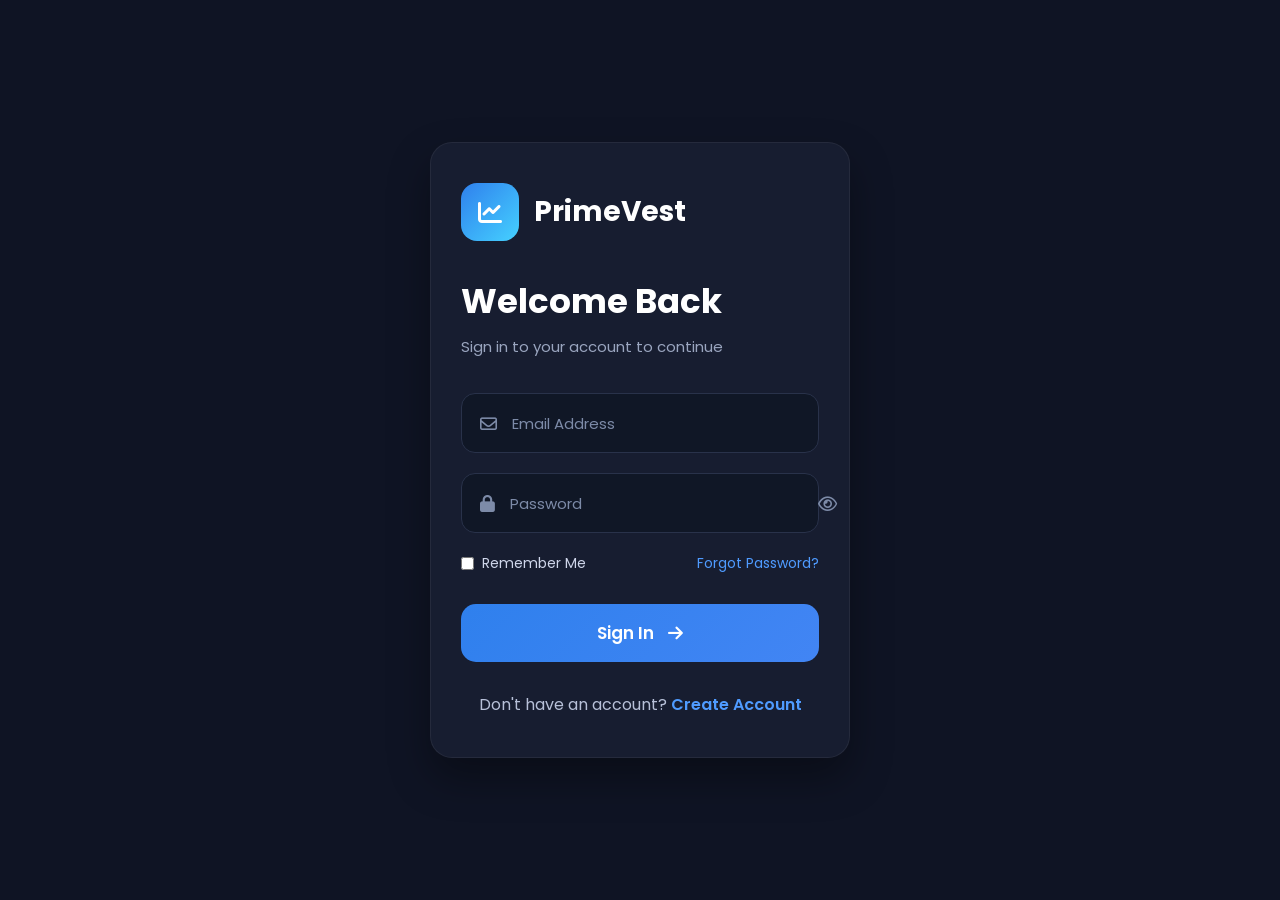
<file: index.html>
<!DOCTYPE html>
<html lang="en">
<head>
<meta charset="UTF-8">
<meta name="viewport" content="width=device-width, initial-scale=1.0">
<title>PrimeVest | Login</title>

<link rel="stylesheet" href="css/auth.css">

<link rel="preconnect" href="https://fonts.googleapis.com">
<link href="https://fonts.googleapis.com/css2?family=Poppins:wght@300;400;500;600;700&display=swap" rel="stylesheet">

<link rel="stylesheet"
href="https://cdnjs.cloudflare.com/ajax/libs/font-awesome/6.6.0/css/all.min.css">
</head>

<body>

<div class="login-container">

<div class="logo">
<div class="logo-box">
<i class="fa-solid fa-chart-line"></i>
</div>
<h2>PrimeVest</h2>
</div>

<h1>Welcome Back</h1>

<p>Sign in to your account to continue</p>

<form id="loginForm">

<div class="input-box">
<i class="fa-regular fa-envelope"></i>
<input
type="email"
id="email"
placeholder="Email Address"
required>
</div>

<div class="input-box">
<i class="fa-solid fa-lock"></i>

<input
type="password"
id="password"
placeholder="Password"
required>

<i class="fa-regular fa-eye toggle-password"></i>

</div>

<div class="options">

<label>

<input type="checkbox">

Remember Me

</label>

<a href="#">Forgot Password?</a>

</div>

<button type="submit">
Sign In
<i class="fa-solid fa-arrow-right"></i>
</button>

</form>

<div class="register">

Don't have an account?

<a href="register.html">

Create Account

</a>

</div>

</div>

<script src="js/auth.js"></script>

</body>
</html>
</file>
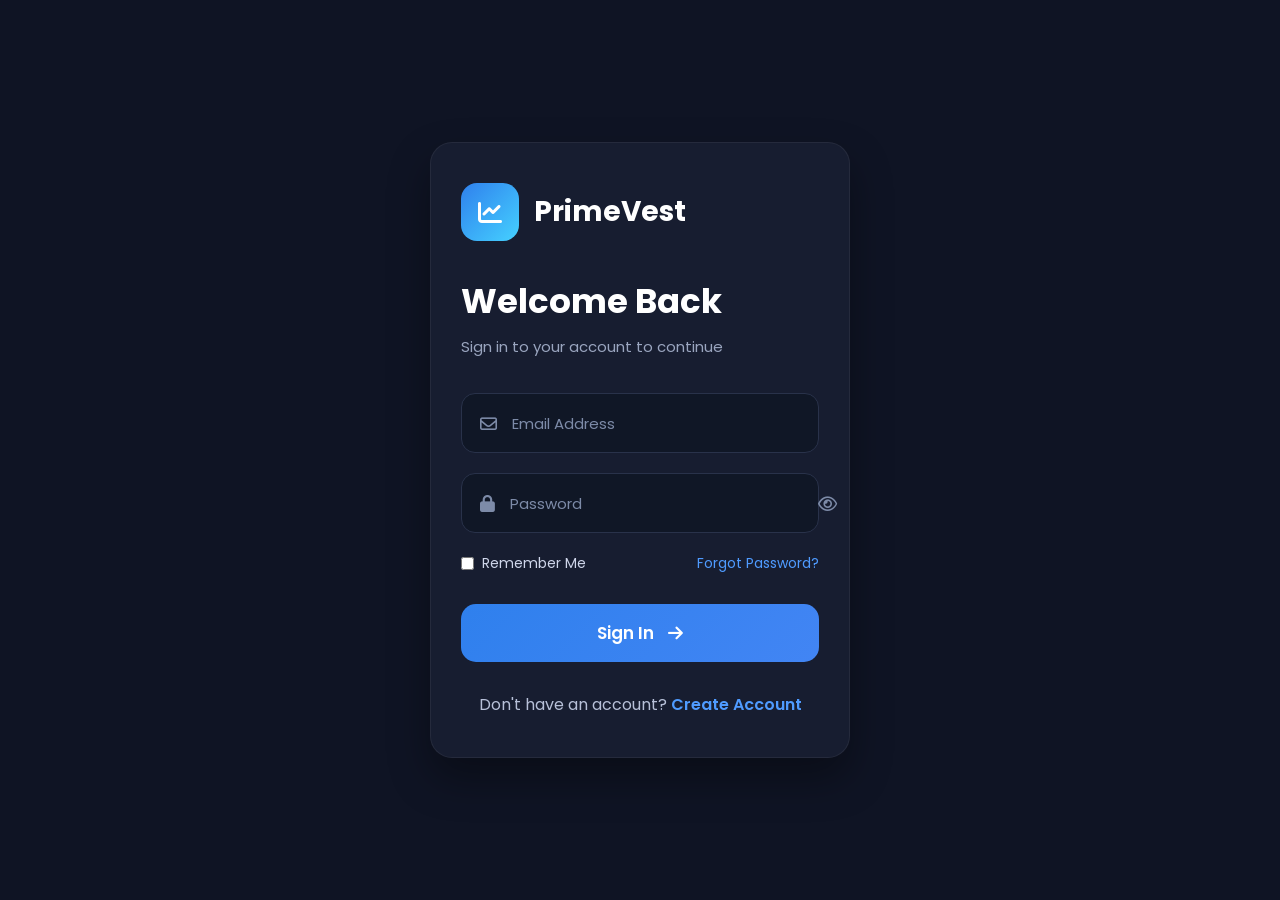
<file: deposit.html>
<!DOCTYPE html>
<html lang="en">

<head>

<meta charset="UTF-8">
<meta name="viewport" content="width=device-width, initial-scale=1.0">

<title>PrimeVest | Deposit</title>

<link rel="stylesheet" href="css/wallet.css">

<link rel="preconnect" href="https://fonts.googleapis.com">

<link href="https://fonts.googleapis.com/css2?family=Poppins:wght@300;400;500;600;700&display=swap" rel="stylesheet">

<link rel="stylesheet"
href="https://cdnjs.cloudflare.com/ajax/libs/font-awesome/6.6.0/css/all.min.css">

</head>

<body>

<header>

<a href="dashboard.html">
<i class="fa-solid fa-arrow-left"></i>
</a>

<h2>Deposit</h2>

<div></div>

</header>

<section class="wallet-card">

<h3>Wallet Balance</h3>

<h1 id="balance">$0.00</h1>

</section>

<section class="deposit-box">

<h3>M-Pesa Deposit</h3>

<label>Phone Number</label>

<input
type="tel"
id="phone"
placeholder="2547XXXXXXXX">

<label>Amount</label>

<input
type="number"
id="amount"
placeholder="Enter Amount">

<button id="depositBtn">

<i class="fa-solid fa-wallet"></i>

Deposit Now

</button>

<div id="status"></div>

</section>

<section class="history">

<h3>Recent Deposits</h3>

<ul id="depositHistory">

<li>No deposits yet.</li>

</ul>

</section>

<nav>

<a href="dashboard.html">

<i class="fa-solid fa-house"></i>

Home

</a>

<a href="trade.html">

<i class="fa-solid fa-chart-line"></i>

Trade

</a>

<a href="deposit.html" class="active">

<i class="fa-solid fa-wallet"></i>

Wallet

</a>

<a href="profile.html">

<i class="fa-solid fa-user"></i>

Profile

</a>

</nav>

<script src="js/deposit.js"></script>

</body>

</html>
</file>
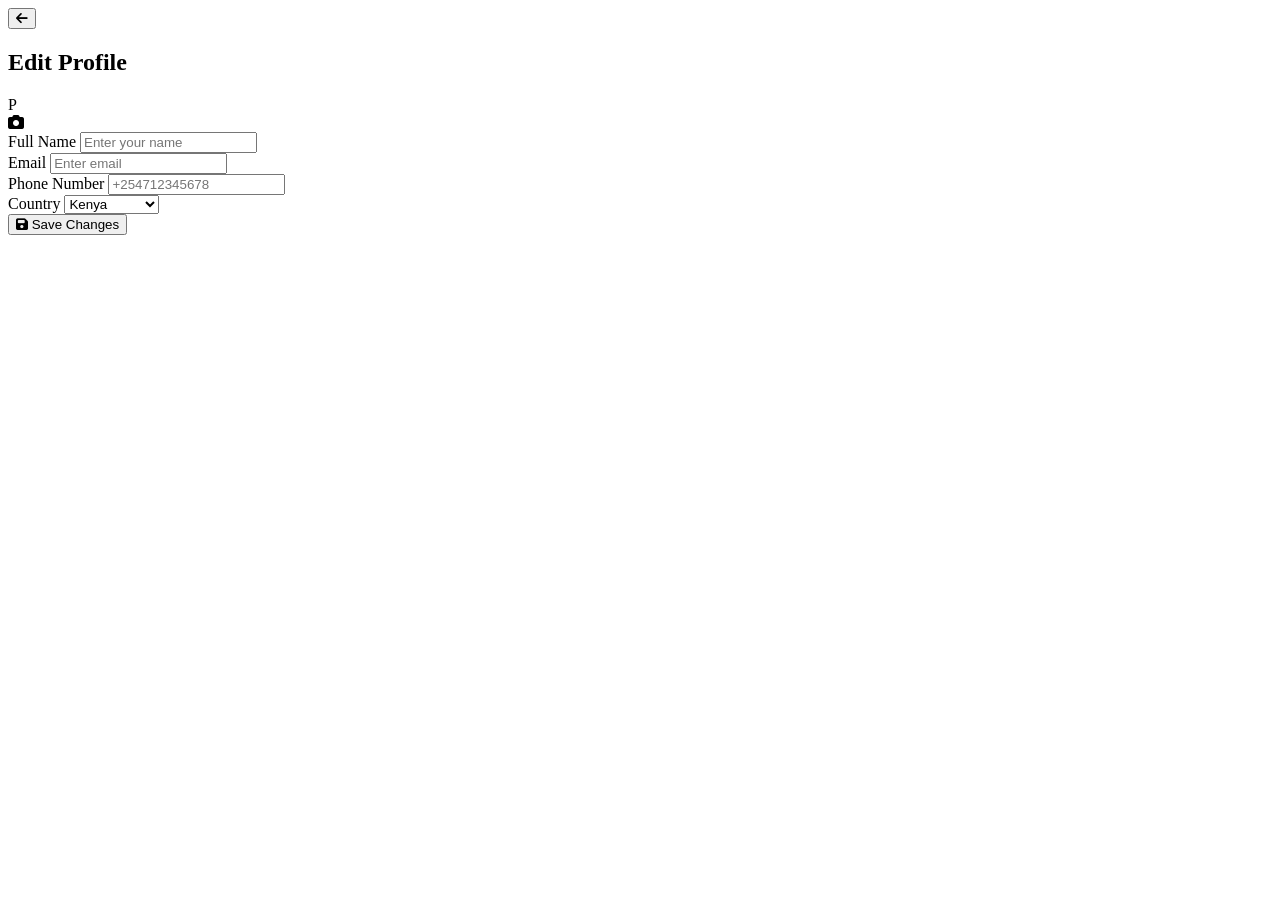
<file: edit-profile.html>
<!DOCTYPE html>
<html lang="en">
<head>
    <meta charset="UTF-8">
    <meta name="viewport" content="width=device-width, initial-scale=1.0">
    <title>Edit Profile | PrimeVest</title>

    <link rel="stylesheet" href="css/edit-profile.css">

    <link rel="stylesheet"
    href="https://cdnjs.cloudflare.com/ajax/libs/font-awesome/6.6.0/css/all.min.css">
</head>
<body>

<div class="container">

    <!-- Header -->
    <header class="header">

        <button class="back-btn" onclick="history.back()">
            <i class="fa-solid fa-arrow-left"></i>
        </button>

        <h2>Edit Profile</h2>

        <div style="width:40px;"></div>

    </header>

    <!-- Profile Photo -->

    <div class="avatar-section">

        <div class="avatar" id="avatar">
            B
        </div>

        <label for="profileImage" class="camera">
            <i class="fa-solid fa-camera"></i>
        </label>

        <input
            type="file"
            id="profileImage"
            accept="image/*"
            hidden>

    </div>

    <!-- Form -->

    <form id="profileForm">

        <div class="input-group">
            <label>Full Name</label>
            <input
                type="text"
                id="username"
                placeholder="Enter your name">
        </div>

        <div class="input-group">
            <label>Email</label>
            <input
                type="email"
                id="email"
                placeholder="Enter email">
        </div>

        <div class="input-group">
            <label>Phone Number</label>
            <input
                type="tel"
                id="phone"
                placeholder="+254712345678">
        </div>

        <div class="input-group">
            <label>Country</label>

            <select id="country">

                <option>Kenya</option>
                <option>Uganda</option>
                <option>Tanzania</option>
                <option>Rwanda</option>
                <option>Nigeria</option>
                <option>South Africa</option>

            </select>

        </div>

        <button class="save-btn" type="submit">

            <i class="fa-solid fa-floppy-disk"></i>

            Save Changes

        </button>

    </form>

</div>

<script src="js/edit-profile.js"></script>

</body>
</html>
</file>
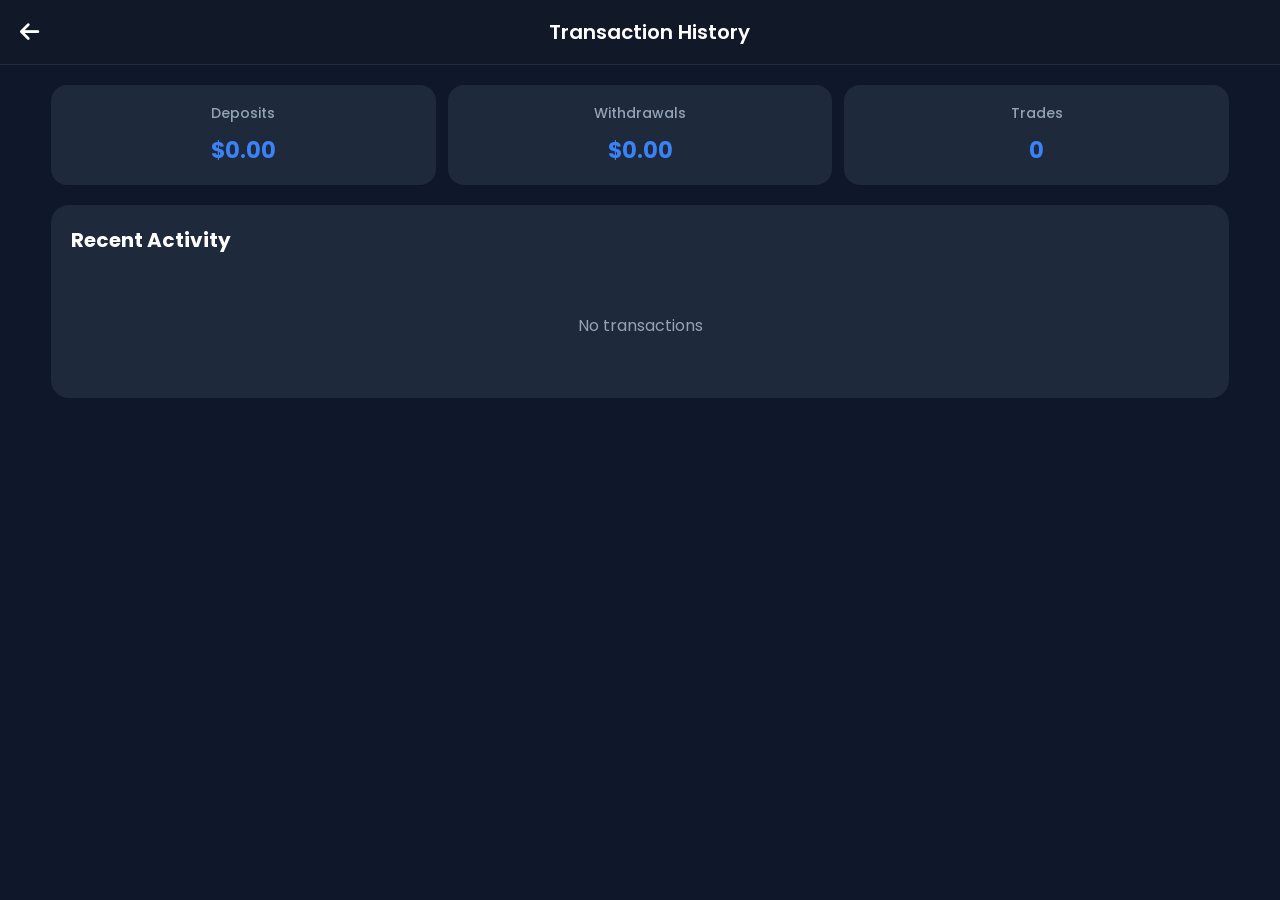
<file: history.html>
<!DOCTYPE html>
<html lang="en">

<head>

<meta charset="UTF-8">
<meta name="viewport" content="width=device-width, initial-scale=1.0">

<title>PrimeVest | History</title>

<link rel="stylesheet" href="css/history.css">

<link rel="preconnect" href="https://fonts.googleapis.com">

<link href="https://fonts.googleapis.com/css2?family=Poppins:wght@300;400;500;600;700&display=swap" rel="stylesheet">

<link rel="stylesheet"
href="https://cdnjs.cloudflare.com/ajax/libs/font-awesome/6.6.0/css/all.min.css">

</head>

<body>

<header>

<a href="dashboard.html">
<i class="fa-solid fa-arrow-left"></i>
</a>

<h2>Transaction History</h2>

<div></div>

</header>

<section class="summary">

<div class="summary-card">
<h4>Deposits</h4>
<h2 id="depositTotal">$0.00</h2>
</div>

<div class="summary-card">
<h4>Withdrawals</h4>
<h2 id="withdrawTotal">$0.00</h2>
</div>

<div class="summary-card">
<h4>Trades</h4>
<h2 id="tradeTotal">0</h2>
</div>

</section>

<section class="history-box">

<h3>Recent Activity</h3>

<div id="historyList">

<p class="empty">No transactions
</file>
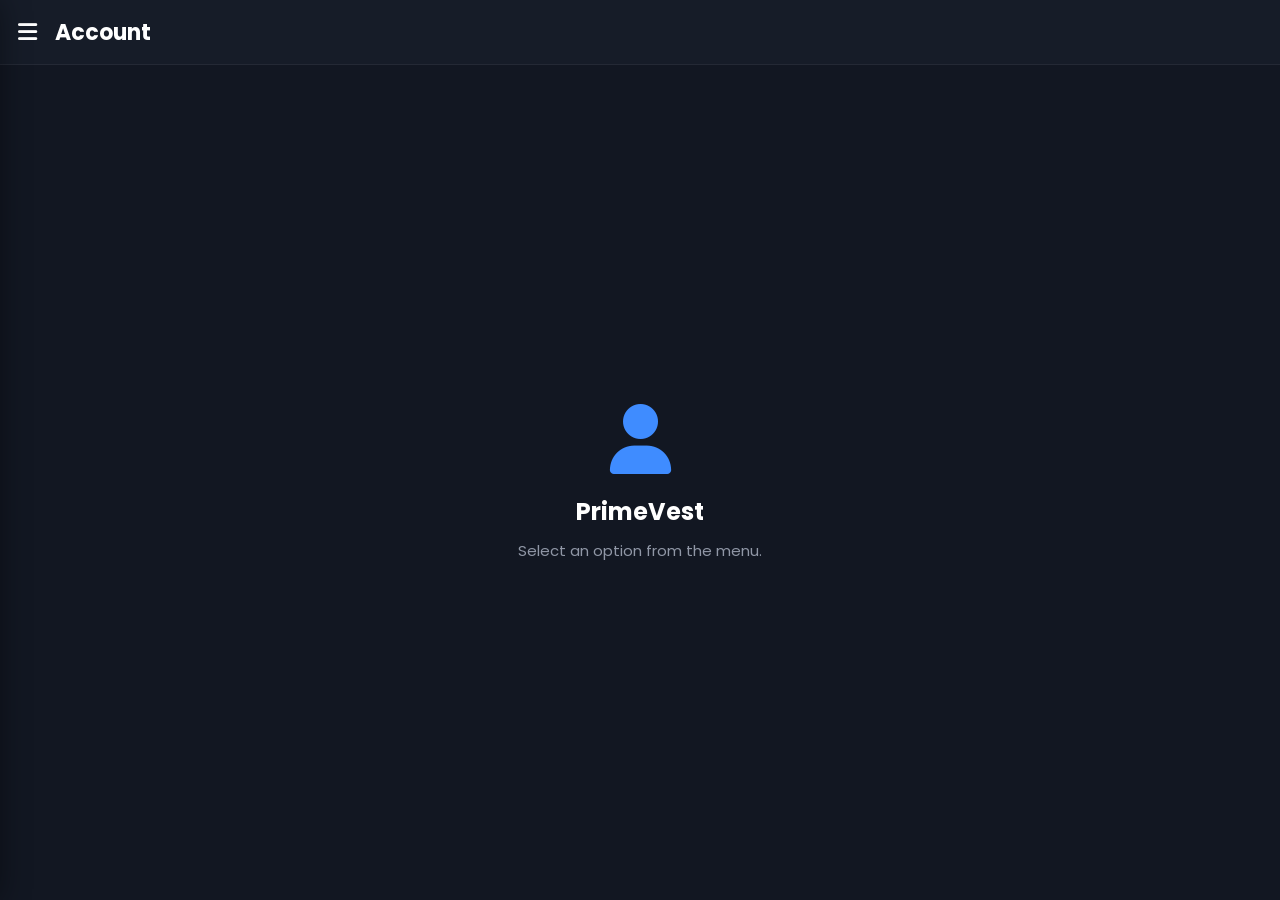
<file: profile.html>
<!DOCTYPE html>
<html lang="en">
<head>
    <meta charset="UTF-8">
    <meta name="viewport" content="width=device-width, initial-scale=1.0">
    <title>PrimeVest - Account</title>

    <link rel="stylesheet" href="css/profile.css">

    <link rel="stylesheet"
    href="https://cdnjs.cloudflare.com/ajax/libs/font-awesome/6.6.0/css/all.min.css">
</head>

<body>

<!-- Overlay -->
<div class="overlay" id="overlay"></div>

<!-- Sidebar -->
<div class="sidebar" id="sidebar">

    <div class="sidebar-header">

        <button class="close-btn" id="closeMenu">
            <i class="fa-solid fa-xmark"></i>
        </button>

        <h3>Menu</h3>

        <div class="language">
            🇬🇧 EN
        </div>

    </div>

    <div class="profile-box">

        <div class="avatar">
            B
        </div>

        <div class="user-info">
            <h3 id="username">Brian Kibet</h3>
            <p id="email">b****@gmail.com</p>
        </div>

    </div>

    <div class="menu-title">
        <div class="logo-circle">P</div>
        <span>PrimeVest</span>
    </div>

    <ul class="menu">

        <li>
            <i class="fa-solid fa-user-gear"></i>
            <span>Account Settings</span>
            <i class="fa-solid fa-angle-right"></i>
        </li>

        <li>
            <i class="fa-solid fa-wallet"></i>
            <span>Deposit</span>
            <i class="fa-solid fa-angle-right"></i>
        </li>

        <li>
            <i class="fa-solid fa-money-bill-transfer"></i>
            <span>Withdraw</span>
            <i class="fa-solid fa-angle-right"></i>
        </li>

        <li>
            <i class="fa-solid fa-clock-rotate-left"></i>
            <span>History</span>
            <i class="fa-solid fa-angle-right"></i>
        </li>

        <li class="active">
            <i class="fa-solid fa-gift"></i>
            <span>Refer & Earn</span>
        </li>

    </ul>

    <div class="divider"></div>

    <div class="toggle-item">

        <div class="left">
            <i class="fa-solid fa-moon"></i>
            Dark Theme
        </div>

        <label class="switch">
            <input type="checkbox" checked>
            <span class="slider"></span>
        </label>

    </div>

    <ul class="menu secondary">

        <li>
            <i class="fa-regular fa-bell"></i>
            <span>Notifications</span>
        </li>

        <li>
            <i class="fa-regular fa-circle-question"></i>
            <span>Help Centre</span>
        </li>

        <li>
            <i class="fa-solid fa-shield-halved"></i>
            <span>Security</span>
        </li>

        <li>
            <i class="fa-regular fa-comments"></i>
            <span>Live Chat</span>
        </li>

        <li>
            <i class="fa-solid fa-circle-info"></i>
            <span>About PrimeVest</span>
        </li>

    </ul>

    <div class="logout">

        <i class="fa-solid fa-right-from-bracket"></i>

        Log Out

    </div>

</div>

<!-- Main Content -->

<div class="main">

    <div class="topbar">

        <button id="openMenu">
            <i class="fa-solid fa-bars"></i>
        </button>

        <h2>Account</h2>

    </div>

    <div class="placeholder">

        <i class="fa-solid fa-user"></i>

        <h2>PrimeVest</h2>

        <p>Select an option from the menu.</p>

    </div>

</div>

<script src="js/profile.js"></script>

</body>
</html>
</file>
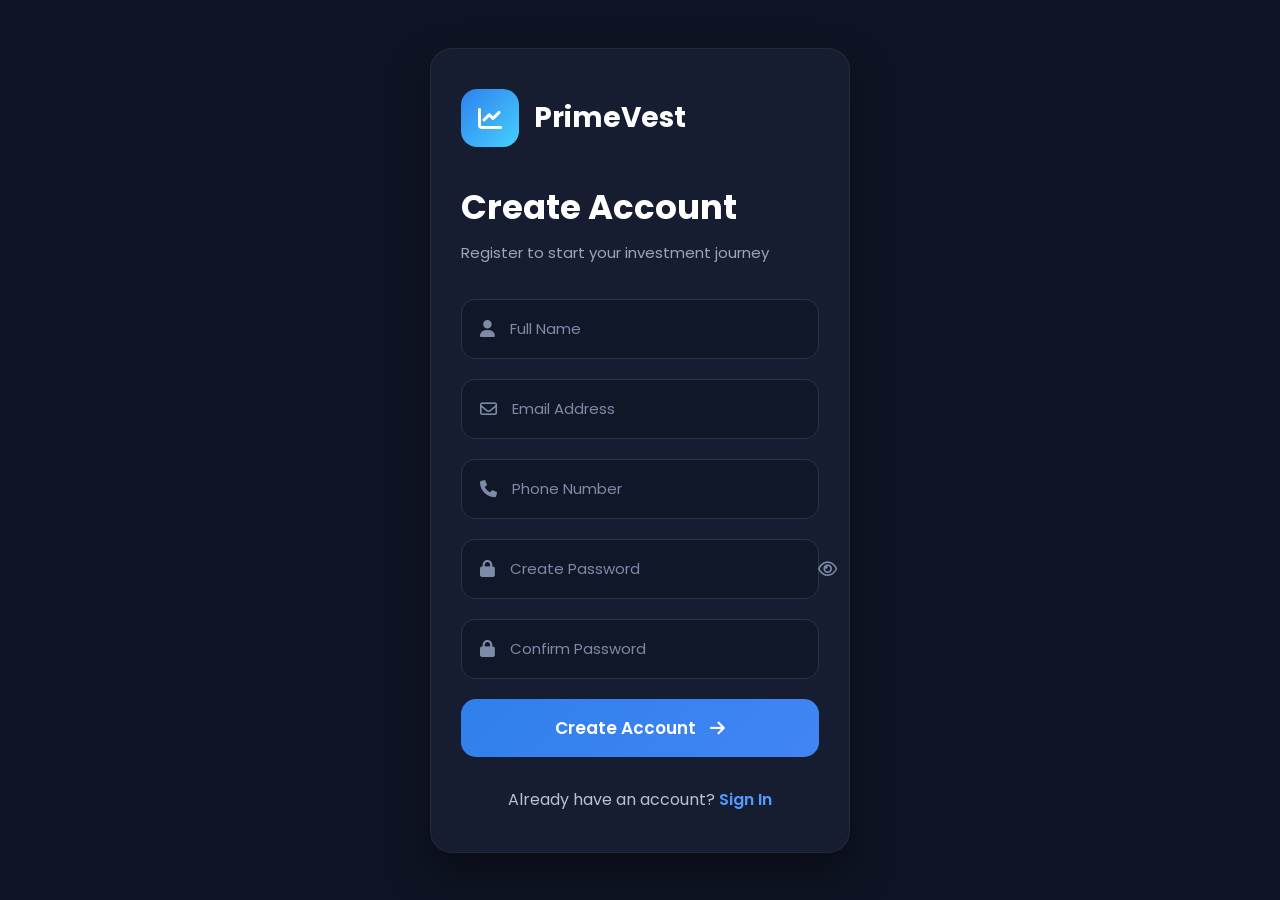
<file: register.html>
<!DOCTYPE html>
<html lang="en">
<head>

<meta charset="UTF-8">
<meta name="viewport" content="width=device-width, initial-scale=1.0">

<title>PrimeVest | Register</title>

<link rel="stylesheet" href="css/auth.css">

<link rel="preconnect" href="https://fonts.googleapis.com">

<link href="https://fonts.googleapis.com/css2?family=Poppins:wght@300;400;500;600;700&display=swap" rel="stylesheet">

<link rel="stylesheet"
href="https://cdnjs.cloudflare.com/ajax/libs/font-awesome/6.6.0/css/all.min.css">

</head>

<body>

<div class="login-container">

<div class="logo">

<div class="logo-box">
<i class="fa-solid fa-chart-line"></i>
</div>

<h2>PrimeVest</h2>

</div>

<h1>Create Account</h1>

<p>Register to start your investment journey</p>

<form id="registerForm">

<div class="input-box">
<i class="fa-solid fa-user"></i>
<input
type="text"
id="fullname"
placeholder="Full Name"
required>
</div>

<div class="input-box">
<i class="fa-regular fa-envelope"></i>
<input
type="email"
id="email"
placeholder="Email Address"
required>
</div>

<div class="input-box">
<i class="fa-solid fa-phone"></i>
<input
type="tel"
id="phone"
placeholder="Phone Number"
required>
</div>

<div class="input-box">
<i class="fa-solid fa-lock"></i>

<input
type="password"
id="password"
placeholder="Create Password"
required>

<i class="fa-regular fa-eye toggle-password"></i>

</div>

<div class="input-box">
<i class="fa-solid fa-lock"></i>

<input
type="password"
id="confirmPassword"
placeholder="Confirm Password"
required>

</div>

<button type="submit">

Create Account

<i class="fa-solid fa-arrow-right"></i>

</button>

</form>

<div class="register">

Already have an account?

<a href="index.html">

Sign In

</a>

</div>

</div>

<script src="js/register.js"></script>

</body>
</html>
</file>
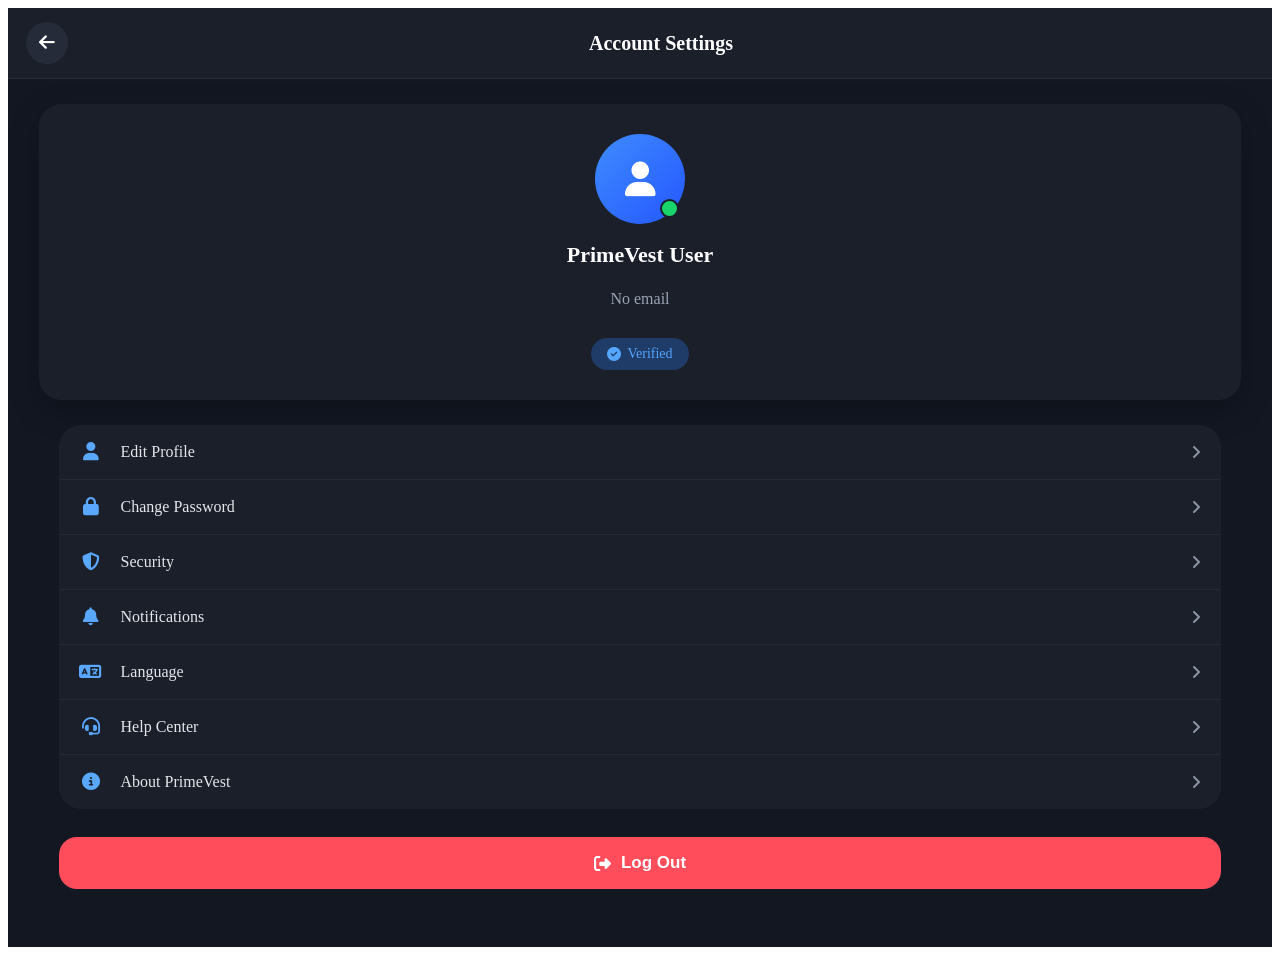
<file: settings.html>
<!DOCTYPE html>
<html lang="en">
<head>
    <meta charset="UTF-8">
    <meta name="viewport" content="width=device-width, initial-scale=1.0">
    <title>PrimeVest | Account Settings</title>

    <link rel="stylesheet" href="css/settings.css">

    <link rel="stylesheet"
    href="https://cdnjs.cloudflare.com/ajax/libs/font-awesome/6.6.0/css/all.min.css">
</head>
<body>

<div class="settings-page">

    <!-- Header -->

    <header class="settings-header">

        <button onclick="history.back()">
            <i class="fa-solid fa-arrow-left"></i>
        </button>

        <h2>Account Settings</h2>

        <span></span>

    </header>

    <!-- User Card -->

    <div class="account-card">

        <div class="profile-image">
            <i class="fa-solid fa-user"></i>
        </div>

        <h3 id="username">Brian Kibet</h3>

        <p id="email">brian@gmail.com</p>

        <span class="verified">
            <i class="fa-solid fa-circle-check"></i>
            Verified
        </span>

    </div>

    <!-- Settings -->

    <div class="settings-list">

        <div class="setting-item">
            <i class="fa-solid fa-user"></i>
            <span>Edit Profile</span>
            <i class="fa-solid fa-angle-right"></i>
        </div>

        <div class="setting-item">
            <i class="fa-solid fa-lock"></i>
            <span>Change Password</span>
            <i class="fa-solid fa-angle-right"></i>
        </div>

        <div class="setting-item">
            <i class="fa-solid fa-shield-halved"></i>
            <span>Security</span>
            <i class="fa-solid fa-angle-right"></i>
        </div>

        <div class="setting-item">
            <i class="fa-solid fa-bell"></i>
            <span>Notifications</span>
            <i class="fa-solid fa-angle-right"></i>
        </div>

        <div class="setting-item">
            <i class="fa-solid fa-language"></i>
            <span>Language</span>
            <i class="fa-solid fa-angle-right"></i>
        </div>

        <div class="setting-item">
            <i class="fa-solid fa-headset"></i>
            <span>Help Center</span>
            <i class="fa-solid fa-angle-right"></i>
        </div>

        <div class="setting-item">
            <i class="fa-solid fa-circle-info"></i>
            <span>About PrimeVest</span>
            <i class="fa-solid fa-angle-right"></i>
        </div>

    </div>

    <!-- Logout -->

    <button class="logout-btn">
        <i class="fa-solid fa-right-from-bracket"></i>
        Log Out
    </button>

</div>

<script src="js/settings.js"></script>

</body>
</html>
</file>
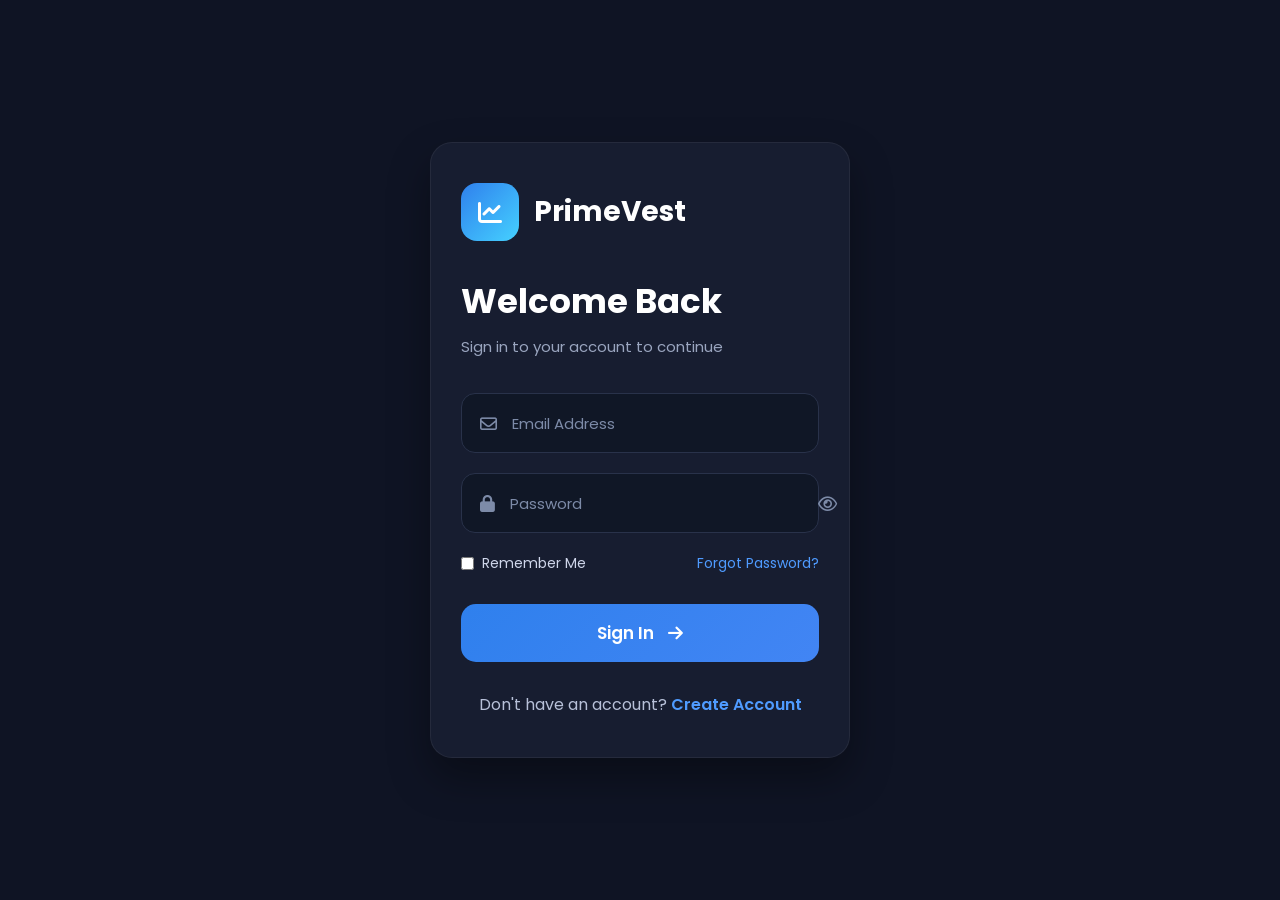
<file: trade.html>
<!DOCTYPE html>
<html lang="en">

<head>

<meta charset="UTF-8">

<meta name="viewport"
content="width=device-width, initial-scale=1.0">

<title>PrimeVest Trade</title>

<link rel="stylesheet" href="css/trade.css">

<link rel="preconnect"
href="https://fonts.googleapis.com">

<link href="https://fonts.googleapis.com/css2?family=Poppins:wght@300;400;500;600;700&display=swap"
rel="stylesheet">

<link rel="stylesheet"
href="https://cdnjs.cloudflare.com/ajax/libs/font-awesome/6.6.0/css/all.min.css">

</head>

<body>
  <body>

<!-- Overlay -->
<div id="overlay" class="overlay"></div>

<!-- Sidebar -->
<div id="sidebar" class="sidebar">

    <div class="sidebar-header">

        <button id="closeMenu" class="close-btn">
            <i class="fa-solid fa-xmark"></i>
        </button>

        <h2>Menu</h2>

        <span>🇬🇧 EN</span>

    </div>

    <div class="profile-box">

        <div class="avatar" id="avatar">P</div>

        <div class="user-info">
            <h3 id="username">PrimeVest User</h3>
            <p id="email">user@email.com</p>
        </div>

    </div>

    <div class="menu-title">

        <div class="logo-circle">P</div>

        <span>PrimeVest</span>

    </div>

    <ul class="menu">

        <li onclick="location.href='settings.html'">
            <i class="fa-solid fa-user-gear"></i>
            <span>Account Settings</span>
            <i class="fa-solid fa-angle-right"></i>
        </li>

        <li onclick="location.href='deposit.html'">
            <i class="fa-solid fa-wallet"></i>
            <span>Deposit</span>
            <i class="fa-solid fa-angle-right"></i>
        </li>

        <li onclick="location.href='withdraw.html'">
            <i class="fa-solid fa-money-bill-transfer"></i>
            <span>Withdraw</span>
            <i class="fa-solid fa-angle-right"></i>
        </li>

        <li onclick="location.href='history.html'">
            <i class="fa-solid fa-clock-rotate-left"></i>
            <span>History</span>
            <i class="fa-solid fa-angle-right"></i>
        </li>

        <li class="active">
            <i class="fa-solid fa-gift"></i>
            <span>Refer & Earn</span>
        </li>

    </ul>

    <div class="divider"></div>

    <div class="toggle-item">

        <div class="left">
            <i class="fa-solid fa-moon"></i>
            Dark Theme
        </div>

        <label class="switch">
            <input type="checkbox" checked>
            <span class="slider"></span>
        </label>

    </div>

    <ul class="menu secondary">

        <li>
            <i class="fa-regular fa-bell"></i>
            <span>Notifications</span>
        </li>

        <li>
            <i class="fa-regular fa-circle-question"></i>
            <span>Help Centre</span>
        </li>

        <li>
            <i class="fa-solid fa-shield-halved"></i>
            <span>Security</span>
        </li>

        <li>
            <i class="fa-regular fa-comments"></i>
            <span>Live Chat</span>
        </li>

        <li>
            <i class="fa-solid fa-circle-info"></i>
            <span>About PrimeVest</span>
        </li>

    </ul>

    <div class="logout">
        <i class="fa-solid fa-right-from-bracket"></i>
        Log Out
    </div>

</div>

<!-- HEADER -->

<header>

<button id="menuBtn" class="menu-btn">

<i class="fa-solid fa-bars"></i>

</button>
<div class="wallet">

<i class="fa-solid fa-wallet"></i>

<span id="balance">$0.00</span>

</div>

<div class="header-right">

<button id="depositBtn">

Deposit

</button>

<i class="fa-regular fa-bell"></i>

</div>

</header>

<!-- MARKET TABS -->

<div class="markets">

<button class="market active"
data-market="evenodd">

Even / Odd

</button>

<button class="market"
data-market="match">

Matches / Differs

</button>

<button class="market"
data-market="raise">

Raise / Fall

</button>

</div>

<!-- CHART -->

<section class="chart-area">

<div class="chart-top">

<select id="symbol">

<option>Vol 10 (1s)</option>

<option>Vol 25 (1s)</option>

<option>Vol 50 (1s)</option>

<option>Vol 75 (1s)</option>

<option>Vol 100 (1s)</option>

</select>

<div id="price">

1000.00

</div>

</div>

<canvas id="chartCanvas">
  <div class="digit-board">

    <div class="digit-card">
        <span class="digit-number">0</span>
        <span class="digit-percent" id="digit0">10%</span>
    </div>

    <div class="digit-card">
        <span class="digit-number">1</span>
        <span class="digit-percent" id="digit1">9%</span>
    </div>

    <div class="digit-card">
        <span class="digit-number">2</span>
        <span class="digit-percent" id="digit2">11%</span>
    </div>

    <div class="digit-card">
        <span class="digit-number">3</span>
        <span class="digit-percent" id="digit3">8%</span>
    </div>

    <div class="digit-card">
        <span class="digit-number">4</span>
        <span class="digit-percent" id="digit4">10%</span>
    </div>

    <div class="digit-card">
        <span class="digit-number">5</span>
        <span class="digit-percent" id="digit5">9%</span>
    </div>

    <div class="digit-card">
        <span class="digit-number">6</span>
        <span class="digit-percent" id="digit6">12%</span>
    </div>

    <div class="digit-card">
        <span class="digit-number">7</span>
        <span class="digit-percent" id="digit7">11%</span>
    </div>

    <div class="digit-card">
        <span class="digit-number">8</span>
        <span class="digit-percent" id="digit8">10%</span>
    </div>

    <div class="digit-card">
        <span class="digit-number">9</span>
        <span class="digit-percent" id="digit9">10%</span>
    </div>

</div>

</canvas>

</section>

<!-- AUTO / MANUAL -->

<div class="mode">

<button class="modeBtn active">

AUTO

</button>

<button class="modeBtn">

MANUAL

</button>

</div>

<!-- STAKE -->

<section class="trade-box">

<label>

Stake

</label>

<div class="stake-row">

<button id="minus">

−

</button>

<input
type="number"
id="stake"
value="10"
min="1">

<button id="plus">

+

</button>

</div>

<div class="quick">

<button>1</button>

<button>5</button>

<button>10</button>

<button>25</button>

<button>50</button>

<button>100</button>

</div>

<div class="settings">

<div>

<label>

Take Profit

</label>

<input
type="number"
id="takeProfit"
value="200">

</div>

<div>

<label>

Stop Loss

</label>

<input
type="number"
id="stopLoss"
value="100">

</div>

<div>

<label>

Multiplier

</label>

<input
type="number"
id="multiplier"
value="2">

</div>

</div>

</section>

<!-- EVEN / ODD -->

<section
id="evenoddMarket"
class="marketBox">

<button
class="buy even">

EVEN

<span>

95%

</span>

</button>

<button
class="sell odd">

ODD

<span>

95%

</span>

</button>

</section>

<!-- MATCHES / DIFFERS -->

<section
id="matchMarket"
class="marketBox hidden">

<input
type="number"
id="matchDigit"
min="0"
max="9"
placeholder="Digit 0-9">

<button
class="buy">

MATCHES

</button>

<button
class="sell">

DIFFERS

</button>

</section>

<!-- RAISE / FALL -->

<section
id="raiseMarket"
class="marketBox hidden">

<button
class="buy">

RAISE

</button>

<button
class="sell">

FALL

</button>

</section>

<!-- BOTTOM NAVIGATION -->

<nav>

<a href="dashboard.html">

<i class="fa-solid fa-house"></i>

<span>

Home

</span>

</a>

<a
class="active"
href="trade.html">

<i class="fa-solid fa-chart-line"></i>

<span>

Trade

</span>

</a>

<a href="history.html">

<i class="fa-solid fa-clock"></i>

<span>

History

</span>

</a>

<a href="profile.html">

<i class="fa-solid fa-user"></i>

<span>

Profile

</span>

</a>

</nav>

<script src="js/trade.js"></script>

</body>

</html>
</file>
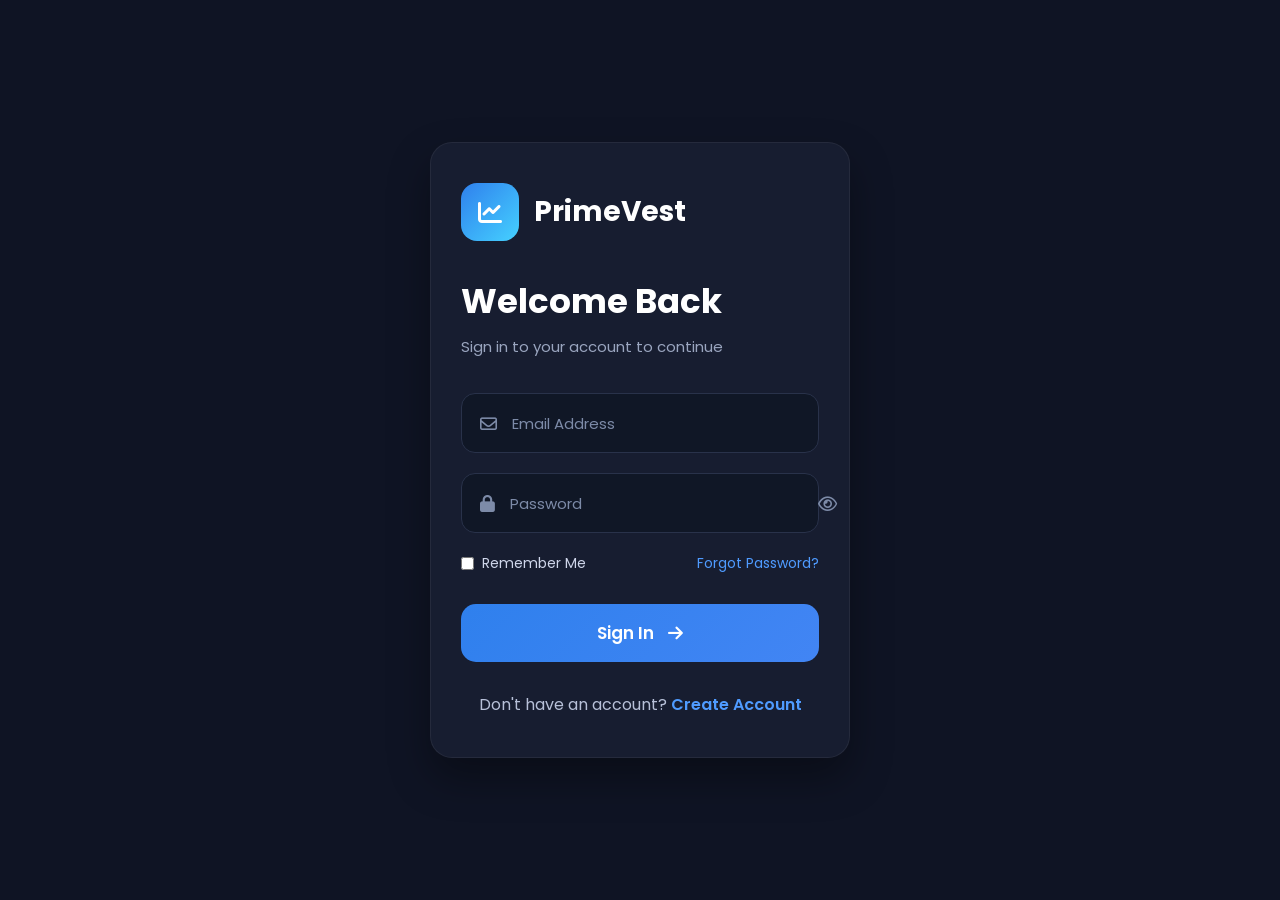
<file: withdraw.html>
<!DOCTYPE html>
<html lang="en">

<head>
<meta charset="UTF-8">
<meta name="viewport" content="width=device-width, initial-scale=1.0">

<title>PrimeVest | Withdraw</title>

<link rel="stylesheet" href="css/withdraw.css">

<link rel="preconnect" href="https://fonts.googleapis.com">

<link href="https://fonts.googleapis.com/css2?family=Poppins:wght@300;400;500;600;700&display=swap" rel="stylesheet">

<link rel="stylesheet"
href="https://cdnjs.cloudflare.com/ajax/libs/font-awesome/6.6.0/css/all.min.css">
</head>

<body>

<header>

<a href="dashboard.html">
<i class="fa-solid fa-arrow-left"></i>
</a>

<h2>Withdraw</h2>

<div></div>

</header>

<section class="wallet-card">

<h3>Available Balance</h3>

<h1 id="balance">$0.00</h1>

</section>

<section class="withdraw-box">

<h3>M-Pesa Withdrawal</h3>

<label>M-Pesa Number</label>

<input
type="tel"
id="phone"
placeholder="2547XXXXXXXX">

<label>Amount</label>

<input
type="number"
id="amount"
placeholder="Enter Amount">

<button id="withdrawBtn">

<i class="fa-solid fa-money-bill-transfer"></i>

Withdraw

</button>

<p id="status"></p>

</section>

<section class="history">

<h3>Withdrawal History</h3>

<ul id="withdrawHistory">

<li>No withdrawals yet.</li>

</ul>

</section>

<nav>

<a href="dashboard.html">

<i class="fa-solid fa-house"></i>

Home

</a>

<a href="trade.html">

<i class="fa-solid fa-chart-line"></i>

Trade

</a>

<a href="deposit.html">

<i class="fa-solid fa-wallet"></i>

Deposit

</a>

<a href="withdraw.html" class="active">

<i class="fa-solid fa-money-bill-transfer"></i>

Withdraw

</a>

</nav>

<script src="js/withdraw.js"></script>

</body>

</html>
</file>
<file: css/auth.css>
/* ===============================
   PRIMEVEST LOGIN
================================= */

*{
    margin:0;
    padding:0;
    box-sizing:border-box;
    font-family:'Poppins',sans-serif;
}

body{
    background:#0f1424;
    display:flex;
    justify-content:center;
    align-items:center;
    min-height:100vh;
    padding:20px;
    color:#fff;
}

/* ===============================
   LOGIN CARD
================================= */

.login-container{
    width:100%;
    max-width:420px;
    background:#171d30;
    border:1px solid rgba(255,255,255,.06);
    border-radius:22px;
    padding:40px 30px;
    box-shadow:0 20px 40px rgba(0,0,0,.35);
}

/* ===============================
   LOGO
================================= */

.logo{
    display:flex;
    align-items:center;
    gap:15px;
    margin-bottom:35px;
}

.logo-box{
    width:58px;
    height:58px;
    border-radius:16px;
    background:linear-gradient(135deg,#2f80ed,#45d1ff);
    display:flex;
    justify-content:center;
    align-items:center;
    font-size:24px;
    color:#fff;
}

.logo h2{
    font-size:28px;
    font-weight:700;
}

h1{
    font-size:34px;
    margin-bottom:8px;
}

p{
    color:#9aa5bf;
    margin-bottom:35px;
    font-size:15px;
}

/* ===============================
   INPUTS
================================= */

.input-box{
    display:flex;
    align-items:center;
    background:#101726;
    border:1px solid #29324a;
    border-radius:14px;
    padding:0 18px;
    margin-bottom:20px;
    transition:.3s;
}

.input-box:focus-within{
    border-color:#2f80ed;
    box-shadow:0 0 12px rgba(47,128,237,.25);
}

.input-box i{
    color:#7d8ba8;
    font-size:17px;
}

.input-box input{
    flex:1;
    height:58px;
    border:none;
    outline:none;
    background:transparent;
    color:#fff;
    padding:0 15px;
    font-size:15px;
}

.input-box input::placeholder{
    color:#7d8ba8;
}

.toggle-password{
    cursor:pointer;
}

/* ===============================
   OPTIONS
================================= */

.options{
    display:flex;
    justify-content:space-between;
    align-items:center;
    margin-bottom:30px;
    font-size:14px;
}

.options label{
    display:flex;
    align-items:center;
    gap:8px;
    color:#cfd6ea;
}

.options input{
    accent-color:#2f80ed;
}

.options a{
    color:#4f9bff;
    text-decoration:none;
}

.options a:hover{
    text-decoration:underline;
}

/* ===============================
   BUTTON
================================= */

button{
    width:100%;
    height:58px;
    border:none;
    border-radius:15px;
    background:linear-gradient(135deg,#2f80ed,#4285f4);
    color:#fff;
    font-size:17px;
    font-weight:600;
    cursor:pointer;
    transition:.3s;
}

button:hover{
    transform:translateY(-2px);
    box-shadow:0 12px 25px rgba(47,128,237,.35);
}

button i{
    margin-left:10px;
}

/* ===============================
   REGISTER
================================= */

.register{
    text-align:center;
    margin-top:30px;
    color:#b7c0d8;
}

.register a{
    color:#4f9bff;
    text-decoration:none;
    font-weight:600;
}

.register a:hover{
    text-decoration:underline;
}

/* ===============================
   RESPONSIVE
================================= */

@media(max-width:480px){

.login-container{
    padding:30px 22px;
}

.logo-box{
    width:50px;
    height:50px;
}

.logo h2{
    font-size:24px;
}

h1{
    font-size:30px;
}

button,
.input-box input{
    height:54px;
}

.options{
    flex-direction:column;
    align-items:flex-start;
    gap:15px;
}

}
</file>
<file: css/wallet.css>
*{
margin:0;
padding:0;
box-sizing:border-box;
font-family:'Poppins',sans-serif;
}

body{
background:#0f172a;
color:#fff;
padding-bottom:90px;
}

header{
height:65px;
background:#111827;
display:flex;
align-items:center;
justify-content:space-between;
padding:0 20px;
position:sticky;
top:0;
z-index:100;
border-bottom:1px solid rgba(255,255,255,.08);
}

header a{
color:#fff;
font-size:22px;
text-decoration:none;
}

header h2{
font-size:20px;
font-weight:600;
}

.wallet-card{
width:92%;
margin:20px auto;
padding:25px;
border-radius:18px;
background:linear-gradient(135deg,#2563eb,#1d4ed8);
text-align:center;
box-shadow:0 10px 25px rgba(37,99,235,.3);
}

.wallet-card h3{
font-size:15px;
font-weight:400;
opacity:.9;
}

.wallet-card h1{
margin-top:10px;
font-size:34px;
font-weight:700;
}

.deposit-box{
width:92%;
margin:auto;
background:#1e293b;
padding:20px;
border-radius:16px;
}

.deposit-box h3{
margin-bottom:20px;
font-size:20px;
}

.deposit-box label{
display:block;
margin-top:15px;
margin-bottom:8px;
font-size:14px;
}

.deposit-box input{
width:100%;
padding:15px;
border:none;
outline:none;
border-radius:12px;
background:#334155;
color:#fff;
font-size:16px;
}

.deposit-box input::placeholder{
color:#94a3b8;
}

.deposit-box button{
width:100%;
padding:15px;
margin-top:25px;
border:none;
border-radius:12px;
background:#2563eb;
color:#fff;
font-size:17px;
font-weight:600;
cursor:pointer;
transition:.3s;
}

.deposit-box button:hover{
background:#1d4ed8;
}

#status{
margin-top:18px;
text-align:center;
font-size:15px;
font-weight:500;
}

.history{
width:92%;
margin:25px auto;
background:#1e293b;
padding:20px;
border-radius:16px;
}

.history h3{
margin-bottom:15px;
}

.history ul{
list-style:none;
}

.history li{
padding:12px;
margin-bottom:10px;
background:#334155;
border-radius:10px;
font-size:14px;
}

nav{
position:fixed;
left:0;
right:0;
bottom:0;
height:70px;
background:#111827;
display:flex;
justify-content:space-around;
align-items:center;
border-top:1px solid rgba(255,255,255,.08);
}

nav a{
display:flex;
flex-direction:column;
align-items:center;
text-decoration:none;
color:#94a3b8;
font-size:13px;
}

nav a i{
font-size:20px;
margin-bottom:4px;
}

nav a.active{
color:#2563eb;
}

@media(max-width:480px){

.wallet-card h1{
font-size:28px;
}

.deposit-box,
.history,
.wallet-card{
width:95%;
}

}
</file>
<file: css/edit-profile.css>
<!DOCTYPE html>
<html lang="en">
<head>
    <meta charset="UTF-8">
    <meta name="viewport" content="width=device-width, initial-scale=1.0">
    <title>Edit Profile | PrimeVest</title>

    <link rel="stylesheet" href="css/edit-profile.css">

    <link rel="stylesheet"
    href="https://cdnjs.cloudflare.com/ajax/libs/font-awesome/6.6.0/css/all.min.css">
</head>
<body>

<div class="container">

    <!-- Header -->
    <header class="header">

        <button class="back-btn" onclick="history.back()">
            <i class="fa-solid fa-arrow-left"></i>
        </button>

        <h2>Edit Profile</h2>

        <div style="width:40px;"></div>

    </header>

    <!-- Profile Photo -->

    <div class="avatar-section">

        <div class="avatar" id="avatar">
            B
        </div>

        <label for="profileImage" class="camera">
            <i class="fa-solid fa-camera"></i>
        </label>

        <input
            type="file"
            id="profileImage"
            accept="image/*"
            hidden>

    </div>

    <!-- Form -->

    <form id="profileForm">

        <div class="input-group">
            <label>Full Name</label>
            <input
                type="text"
                id="username"
                placeholder="Enter your name">
        </div>

        <div class="input-group">
            <label>Email</label>
            <input
                type="email"
                id="email"
                placeholder="Enter email">
        </div>

        <div class="input-group">
            <label>Phone Number</label>
            <input
                type="tel"
                id="phone"
                placeholder="+254712345678">
        </div>

        <div class="input-group">
            <label>Country</label>

            <select id="country">

                <option>Kenya</option>
                <option>Uganda</option>
                <option>Tanzania</option>
                <option>Rwanda</option>
                <option>Nigeria</option>
                <option>South Africa</option>

            </select>

        </div>

        <button class="save-btn" type="submit">

            <i class="fa-solid fa-floppy-disk"></i>

            Save Changes

        </button>

    </form>

</div>

<script src="js/edit-profile.js"></script>

</body>
</html>
</file>
<file: css/history.css>
/* ===============================
   PRIMEVEST HISTORY
================================= */

*{
    margin:0;
    padding:0;
    box-sizing:border-box;
    font-family:'Poppins',sans-serif;
}

body{
    background:#0f172a;
    color:#fff;
    padding-bottom:90px;
}

/* HEADER */

header{
    height:65px;
    background:#111827;
    display:flex;
    align-items:center;
    justify-content:space-between;
    padding:0 20px;
    border-bottom:1px solid rgba(255,255,255,.08);
    position:sticky;
    top:0;
    z-index:100;
}

header a{
    color:#fff;
    text-decoration:none;
    font-size:22px;
}

header h2{
    font-size:20px;
    font-weight:600;
}

/* SUMMARY */

.summary{
    width:92%;
    margin:20px auto;
    display:grid;
    grid-template-columns:repeat(3,1fr);
    gap:12px;
}

.summary-card{
    background:#1e293b;
    border-radius:16px;
    padding:18px;
    text-align:center;
}

.summary-card h4{
    color:#94a3b8;
    font-size:14px;
    margin-bottom:10px;
    font-weight:500;
}

.summary-card h2{
    color:#3b82f6;
    font-size:22px;
}

/* HISTORY */

.history-box{
    width:92%;
    margin:20px auto;
    background:#1e293b;
    border-radius:18px;
    padding:20px;
}

.history-box h3{
    margin-bottom:18px;
    font-size:20px;
}

.history-item{
    background:#334155;
    border-radius:14px;
    padding:15px;
    margin-bottom:15px;
    border-left:4px solid #3b82f6;
}

.history-item.deposit{
    border-left-color:#22c55e;
}

.history-item.withdraw{
    border-left-color:#ef4444;
}

.history-item.trade{
    border-left-color:#f59e0b;
}

.history-title{
    display:flex;
    justify-content:space-between;
    align-items:center;
    margin-bottom:8px;
}

.history-title h4{
    font-size:16px;
}

.history-title span{
    font-size:13px;
    color:#94a3b8;
}

.history-item p{
    color:#cbd5e1;
    font-size:14px;
    line-height:1.6;
}

.empty{
    text-align:center;
    color:#94a3b8;
    padding:40px 0;
}

/* BOTTOM NAV */

nav{
    position:fixed;
    left:0;
    right:0;
    bottom:0;
    height:70px;
    background:#111827;
    display:flex;
    justify-content:space-around;
    align-items:center;
    border-top:1px solid rgba(255,255,255,.08);
}

nav a{
    display:flex;
    flex-direction:column;
    align-items:center;
    text-decoration:none;
    color:#94a3b8;
    font-size:13px;
}

nav a i{
    font-size:20px;
    margin-bottom:4px;
}

nav a.active{
    color:#2563eb;
}

/* MOBILE */

@media(max-width:768px){

.summary{
    grid-template-columns:1fr;
}

}

@media(max-width:480px){

.summary,
.history-box{
    width:95%;
}

.summary-card{
    padding:16px;
}

.history-box{
    padding:18px;
}

.history-item{
    padding:14px;
}

header h2{
    font-size:18px;
}

}
</file>
<file: css/profile.css>
/* ===========================
   PRIMEVEST PROFILE CSS
   =========================== */

@import url('https://fonts.googleapis.com/css2?family=Poppins:wght@300;400;500;600;700&display=swap');

*{
    margin:0;
    padding:0;
    box-sizing:border-box;
    font-family:'Poppins',sans-serif;
}

body{
    background:#121722;
    color:#fff;
    overflow-x:hidden;
}

/* Overlay */

.overlay{
    position:fixed;
    inset:0;
    background:rgba(0,0,0,.55);
    opacity:0;
    visibility:hidden;
    transition:.3s;
    z-index:90;
}

.overlay.show{
    opacity:1;
    visibility:visible;
}

/* ===========================
   Sidebar
=========================== */

.sidebar{
    position:fixed;
    top:0;
    left:-330px;
    width:320px;
    height:100vh;
    background:#1b1f2a;
    transition:.35s ease;
    z-index:100;
    overflow-y:auto;
    box-shadow:8px 0 30px rgba(0,0,0,.45);
}

.sidebar.open{
    left:0;
}

/* Header */

.sidebar-header{
    height:72px;
    display:flex;
    align-items:center;
    justify-content:space-between;
    padding:0 18px;
    border-bottom:1px solid rgba(255,255,255,.06);
}

.sidebar-header h3{
    font-size:20px;
    font-weight:600;
}

.close-btn{
    border:none;
    background:none;
    color:#fff;
    font-size:22px;
    cursor:pointer;
}

.language{
    color:#ddd;
    font-size:14px;
    font-weight:500;
}

/* ===========================
   User
=========================== */

.profile-box{
    display:flex;
    align-items:center;
    gap:15px;
    padding:22px 20px;
}

.avatar{
    width:58px;
    height:58px;
    border-radius:50%;
    background:linear-gradient(135deg,#4285f4,#2d63ff);
    display:flex;
    align-items:center;
    justify-content:center;
    font-size:24px;
    font-weight:700;
}

.user-info h3{
    font-size:20px;
    margin-bottom:4px;
}

.user-info p{
    color:#9ea4b0;
    font-size:14px;
}

/* ===========================
   Logo
=========================== */

.menu-title{
    display:flex;
    align-items:center;
    gap:12px;
    padding:0 20px 18px;
    border-bottom:1px solid rgba(255,255,255,.06);
}

.logo-circle{
    width:34px;
    height:34px;
    border-radius:50%;
    background:#ff4d5b;
    display:flex;
    align-items:center;
    justify-content:center;
    font-weight:700;
}

.menu-title span{
    font-size:18px;
    font-weight:500;
}

/* ===========================
   Menu
=========================== */

.menu{
    list-style:none;
    padding:10px 0;
}

.menu li{
    display:flex;
    align-items:center;
    gap:15px;
    padding:17px 20px;
    color:#d5d7dd;
    cursor:pointer;
    transition:.25s;
    font-size:16px;
}

.menu li:hover{
    background:#232a38;
}

.menu li i:first-child{
    width:20px;
    text-align:center;
    color:#a8b1c0;
}

.menu li i:last-child{
    margin-left:auto;
    color:#8c94a3;
}

.menu li.active{
    background:#302847;
    color:#c99eff;
}

.menu li.active i{
    color:#b884ff;
}

.divider{
    height:1px;
    background:rgba(255,255,255,.08);
    margin:8px 0;
}

/* ===========================
   Dark Mode
=========================== */

.toggle-item{
    display:flex;
    justify-content:space-between;
    align-items:center;
    padding:18px 20px;
}

.left{
    display:flex;
    align-items:center;
    gap:12px;
    color:#d8d8d8;
}

.switch{
    position:relative;
    width:52px;
    height:28px;
}

.switch input{
    display:none;
}

.slider{
    position:absolute;
    inset:0;
    background:#3c4659;
    border-radius:50px;
    transition:.3s;
}

.slider:before{
    content:"";
    position:absolute;
    width:22px;
    height:22px;
    border-radius:50%;
    background:#fff;
    left:3px;
    top:3px;
    transition:.3s;
}

input:checked + .slider{
    background:#3f8cff;
}

input:checked + .slider:before{
    transform:translateX(24px);
}

/* ===========================
   Logout
=========================== */

.logout{
    margin-top:20px;
    padding:22px;
    color:#ff5d63;
    font-size:17px;
    display:flex;
    align-items:center;
    gap:14px;
    border-top:1px solid rgba(255,255,255,.06);
    cursor:pointer;
    transition:.25s;
}

.logout:hover{
    background:#232a38;
}

/* ===========================
   Main
=========================== */

.main{
    min-height:100vh;
}

.topbar{
    height:65px;
    display:flex;
    align-items:center;
    gap:18px;
    padding:0 18px;
    background:#161c28;
    border-bottom:1px solid rgba(255,255,255,.06);
}

.topbar button{
    background:none;
    border:none;
    color:#fff;
    font-size:22px;
    cursor:pointer;
}

.topbar h2{
    font-size:22px;
}

.placeholder{
    height:calc(100vh - 65px);
    display:flex;
    flex-direction:column;
    align-items:center;
    justify-content:center;
    color:#9097a6;
    text-align:center;
}

.placeholder i{
    font-size:70px;
    margin-bottom:20px;
    color:#3f8cff;
}

.placeholder h2{
    color:#fff;
    margin-bottom:10px;
}

.placeholder p{
    font-size:15px;
}

/* Scrollbar */

.sidebar::-webkit-scrollbar{
    width:4px;
}

.sidebar::-webkit-scrollbar-thumb{
    background:#3b82f6;
    border-radius:20px;
}

/* Responsive */

@media(max-width:480px){

.sidebar{
    width:86%;
}

.user-info h3{
    font-size:18px;
}

.menu li{
    font-size:15px;
}

.topbar h2{
    font-size:20px;
}

}
</file>
<file: css/settings.css>
/* ============================
   SETTINGS PAGE
============================ */

.settings-page{
    min-height:100vh;
    background:#121722;
    color:#fff;
    padding-bottom:30px;
}

/* Header */

.settings-header{
    height:70px;
    display:flex;
    align-items:center;
    justify-content:space-between;
    padding:0 18px;
    background:#1b1f2a;
    border-bottom:1px solid rgba(255,255,255,.06);
    position:sticky;
    top:0;
    z-index:10;
}

.settings-header h2{
    font-size:20px;
    font-weight:600;
}

.settings-header button{
    width:42px;
    height:42px;
    border:none;
    border-radius:50%;
    background:#252b39;
    color:#fff;
    font-size:18px;
    cursor:pointer;
    transition:.3s;
}

.settings-header button:hover{
    background:#3f8cff;
}

/* ============================
   ACCOUNT CARD
============================ */

.account-card{
    width:92%;
    margin:25px auto;
    background:#1b1f2a;
    border-radius:22px;
    padding:30px 20px;
    text-align:center;
    box-shadow:0 10px 30px rgba(0,0,0,.25);
}

.profile-image{
    width:90px;
    height:90px;
    margin:auto;
    border-radius:50%;
    background:linear-gradient(135deg,#3f8cff,#2456ff);
    display:flex;
    align-items:center;
    justify-content:center;
    font-size:35px;
    color:#fff;
    position:relative;
}

.profile-image::after{
    content:"";
    position:absolute;
    right:6px;
    bottom:6px;
    width:15px;
    height:15px;
    border-radius:50%;
    background:#19d36b;
    border:2px solid #1b1f2a;
}

.account-card h3{
    margin-top:18px;
    font-size:22px;
}

.account-card p{
    color:#9aa4b4;
    margin-top:6px;
}

.verified{
    display:inline-flex;
    align-items:center;
    gap:6px;
    margin-top:14px;
    padding:8px 16px;
    border-radius:30px;
    background:#1f3b67;
    color:#55a6ff;
    font-size:14px;
}

/* ============================
   SETTINGS LIST
============================ */

.settings-list{
    width:92%;
    margin:auto;
    background:#1b1f2a;
    border-radius:22px;
    overflow:hidden;
}

.setting-item{
    display:flex;
    align-items:center;
    gap:18px;
    padding:18px 20px;
    border-bottom:1px solid rgba(255,255,255,.05);
    cursor:pointer;
    transition:.25s;
}

.setting-item:last-child{
    border-bottom:none;
}

.setting-item:hover{
    background:#252b39;
}

.setting-item i:first-child{
    width:24px;
    text-align:center;
    color:#59a7ff;
    font-size:18px;
}

.setting-item span{
    flex:1;
    font-size:16px;
    color:#e4e6ea;
}

.setting-item i:last-child{
    color:#8c95a5;
}

/* ============================
   LOGOUT
============================ */

.logout-btn{
    width:92%;
    margin:28px auto;
    display:flex;
    justify-content:center;
    align-items:center;
    gap:10px;
    padding:16px;
    border:none;
    border-radius:18px;
    background:#ff4d5b;
    color:#fff;
    font-size:17px;
    font-weight:600;
    cursor:pointer;
    transition:.3s;
}

.logout-btn:hover{
    background:#ff3042;
    transform:translateY(-2px);
}

/* ============================
   RESPONSIVE
============================ */

@media(max-width:480px){

    .account-card{
        padding:25px 18px;
    }

    .profile-image{
        width:80px;
        height:80px;
        font-size:30px;
    }

    .account-card h3{
        font-size:20px;
    }

    .setting-item{
        padding:16px;
    }

    .setting-item span{
        font-size:15px;
    }

    .logout-btn{
        font-size:16px;
    }

}
</file>
<file: css/trade.css>
/* =====================================
   PRIMEVEST TRADE
===================================== */

*{
    margin:0;
    padding:0;
    box-sizing:border-box;
    font-family:'Poppins',sans-serif;
}

body{
    background:#0f172a;
    color:#fff;
    overflow-x:hidden;
    padding-bottom:90px;
}

/* ==========================
   HEADER
========================== */

header{
    position:sticky;
    top:0;
    z-index:1000;
    height:72px;
    display:flex;
    align-items:center;
    justify-content:space-between;
    padding:0 18px;
    background:rgba(15,23,42,.96);
    backdrop-filter:blur(14px);
    border-bottom:1px solid rgba(255,255,255,.05);
}

#menuBtn{
    width:46px;
    height:46px;
    border:none;
    border-radius:14px;
    background:#1b2437;
    color:#fff;
    font-size:20px;
    transition:.25s;
}

#menuBtn:hover{
    background:#2f6bff;
}

.wallet{
    height:46px;
    padding:0 18px;
    display:flex;
    align-items:center;
    gap:10px;
    background:#182235;
    border-radius:15px;
    border:1px solid rgba(255,255,255,.05);
    box-shadow:0 8px 20px rgba(0,0,0,.30);
}

.wallet i{
    color:#4b82ff;
}

.wallet span{
    font-size:18px;
    font-weight:700;
}

#depositBtn{
    height:46px;
    padding:0 22px;
    border:none;
    border-radius:15px;
    color:white;
    font-weight:600;
    background:linear-gradient(135deg,#2f6bff,#5c87ff);
    box-shadow:0 10px 25px rgba(47,107,255,.35);
}

/* ==========================
   MARKET TABS
========================== */

.markets{
    display:flex;
    gap:12px;
    padding:18px;
}

.market{
    flex:1;
    height:54px;
    border:none;
    border-radius:18px;
    background:#182235;
    color:#9fb0c9;
    font-size:15px;
    font-weight:600;
    transition:.25s;
}

.market.active{
    color:white;
    background:linear-gradient(135deg,#2f6bff,#4f82ff);
    box-shadow:0 10px 25px rgba(47,107,255,.35);
}

/* ==========================
   CHART
========================== */

.chart-area{

margin:0 16px;

padding:20px;

border-radius:24px;

background:linear-gradient(180deg,#182235,#111827);

border:1px solid rgba(255,255,255,.05);

box-shadow:0 20px 40px rgba(0,0,0,.40);

}

.chart-top{

margin-bottom:18px;

}

.chart-top select{

height:46px;

padding:0 18px;

border-radius:14px;

background:#202b40;

color:white;

font-weight:600;

}

#price{

height:46px;

display:flex;

align-items:center;

justify-content:center;

padding:0 20px;

background:#21c45d;

border-radius:14px;

font-size:18px;

font-weight:700;

min-width:110px;

}

#chartCanvas{

height:360px;

border-radius:18px;

background:#0b1020;

}
/* ==========================
   AUTO / MANUAL
========================== */

.mode{

    width:95%;

    margin:20px auto;

    display:flex;

    background:#111827;

    padding:6px;

    border-radius:14px;

}

.modeBtn{

    flex:1;

    border:none;

    background:transparent;

    color:#94a3b8;

    padding:14px;

    border-radius:10px;

    font-size:15px;

    font-weight:600;

    cursor:pointer;

    transition:.3s;

}

.modeBtn.active{

    background:#2563eb;

    color:#fff;

}

.modeBtn:hover{

    color:#fff;

}

/* ==========================
   TRADE BOX
========================== */

.trade-box{

margin:20px 16px;

padding:22px;

border-radius:24px;

background:#151d2d;

border:1px solid rgba(255,255,255,.05);

}

.stake-row input{

height:56px;

font-size:24px;

font-weight:700;

background:#0f172a;

border:1px solid #2d3d5b;

}

.stake-row button{

width:56px;

height:56px;

border-radius:16px;

background:#1f2a40;

font-size:24px;

}

/* Stake Controls */

.stake-row{

    display:flex;

    align-items:center;

    justify-content:space-between;

    gap:12px;

    margin-bottom:18px;

}

.stake-row button{

    width:48px;

    height:48px;

    border:none;

    border-radius:12px;

    background:#1e293b;

    color:#fff;

    font-size:24px;

    cursor:pointer;

    transition:.3s;

}

.stake-row button:hover{

    background:#2563eb;

}

.stake-row input{

    flex:1;

    height:48px;

    border:none;

    outline:none;

    border-radius:12px;

    background:#0f172a;

    color:#fff;

    text-align:center;

    font-size:18px;

    font-weight:600;

}

/* Quick Amount Buttons */

.quick{

    display:grid;

    grid-template-columns:repeat(3,1fr);

    gap:12px;

    margin-bottom:25px;

}

.quick button{

    border:none;

    padding:12px;

    border-radius:10px;

    background:#1e293b;

    color:#fff;

    font-size:15px;

    cursor:pointer;

    transition:.3s;

}

.quick button:hover{

    background:#2563eb;

    transform:translateY(-2px);

}

/* Settings */

.settings{

    display:grid;

    grid-template-columns:repeat(3,1fr);

    gap:15px;

}

.settings div{

    display:flex;

    flex-direction:column;

}

.settings label{

    font-size:13px;

    margin-bottom:8px;

    color:#94a3b8;

}

.settings input{

    height:46px;

    border:none;

    outline:none;

    border-radius:10px;

    background:#0f172a;

    color:#fff;

    text-align:center;

    font-size:16px;

}

/* Focus Effect */

.trade-box input:focus{

    border:2px solid #2563eb;

}

/* Mobile */

@media(max-width:768px){

.settings{

    grid-template-columns:1fr;

}

.quick{

    grid-template-columns:repeat(2,1fr);

}

}

@media(max-width:480px){

.trade-box{

    width:95%;

    padding:16px;

}

.stake-row button{

    width:45px;

    height:45px;

}

.stake-row input{

    font-size:17px;

}

}
/* ==========================
   MARKET ACTIONS
========================== */

.marketBox{

    width:95%;

    margin:20px auto;

    display:flex;

    gap:15px;

}

.marketBox.hidden{

    display:none;

}

.marketBox button{

    flex:1;

    border:none;

    border-radius:18px;

    padding:22px;

    color:#fff;

    font-size:18px;

    font-weight:700;

    cursor:pointer;

    transition:.3s;

    display:flex;

    flex-direction:column;

    justify-content:center;

    align-items:center;

}

.marketBox button span{

    margin-top:8px;

    font-size:15px;

    font-weight:500;

    opacity:.9;

}

/* EVEN */

.buy{

    background:linear-gradient(135deg,#16a34a,#22c55e);

    box-shadow:0 8px 20px rgba(34,197,94,.35);

}

/* ODD */

.sell{

    background:linear-gradient(135deg,#dc2626,#ef4444);

    box-shadow:0 8px 20px rgba(239,68,68,.35);

}

.buy:hover{

    transform:translateY(-4px);

    box-shadow:0 15px 30px rgba(34,197,94,.45);

}

.sell:hover{

    transform:translateY(-4px);

    box-shadow:0 15px 30px rgba(239,68,68,.45);

}

.buy:active,

.sell:active{

    transform:scale(.96);

}

/* MATCH INPUT */

#matchDigit{

    width:90px;

    height:64px;

    border:none;

    outline:none;

    border-radius:14px;

    background:#111827;

    color:#fff;

    text-align:center;

    font-size:22px;

    font-weight:700;

}

/* ==========================
   TRADE STATUS
========================== */

.trade-status{

    width:95%;

    margin:15px auto;

    background:#111827;

    border-radius:16px;

    padding:15px;

    text-align:center;

}

.trade-status h3{

    margin-bottom:10px;

}

#tradeResult{

    font-size:22px;

    font-weight:700;

}

.win{

    color:#22c55e;

}

.loss{

    color:#ef4444;

}

/* ==========================
   PULSE ANIMATION
========================== */

@keyframes pulse{

0%{

transform:scale(1);

}

50%{

transform:scale(1.04);

}

100%{

transform:scale(1);

}

}

.buy.flash{

animation:pulse .5s ease;

}

.sell.flash{

animation:pulse .5s ease;

}

/* ==========================
   PRICE FLASH
========================== */

.price-up{

    color:#22c55e !important;

}

.price-down{

    color:#ef4444 !important;

}

/* ==========================
   BOTTOM NAVIGATION
========================== */

nav{

    position:fixed;

    bottom:0;

    left:0;

    right:0;

    height:70px;

    background:#111827;

    display:flex;

    justify-content:space-around;

    align-items:center;

    border-top:1px solid rgba(255,255,255,.08);

}

nav a{

    text-decoration:none;

    color:#94a3b8;

    display:flex;

    flex-direction:column;

    align-items:center;

    font-size:13px;

    transition:.3s;

}

nav a i{

    font-size:21px;

    margin-bottom:4px;

}

nav a:hover{

    color:#3b82f6;

}

nav a.active{

    color:#2563eb;

}

/* ==========================
   RESPONSIVE
========================== */

@media(max-width:768px){

.marketBox{

flex-direction:column;

}

#matchDigit{

width:100%;

}

.marketBox button{

padding:18px;

font-size:17px;

}

}

@media(max-width:480px){

.marketBox{

width:95%;

}

.marketBox button{

padding:16px;

font-size:16px;

}

.trade-status{

width:95%;

}

}
/* ============================
   SIDEBAR MENU
============================ */

.overlay{
    position:fixed;
    inset:0;
    background:rgba(0,0,0,.55);
    backdrop-filter:blur(3px);
    opacity:0;
    visibility:hidden;
    transition:.3s;
    z-index:998;
}

.overlay.show{
    opacity:1;
    visibility:visible;
}

.sidebar{
    position:fixed;
    top:0;
    left:-340px;
    width:340px;
    max-width:85%;
    height:100vh;
    background:#1b1f2a;
    color:#fff;
    z-index:999;
    transition:.35s ease;
    overflow-y:auto;
    box-shadow:8px 0 30px rgba(0,0,0,.35);
}

.sidebar.open{
    left:0;
}

/* Header */

.sidebar-header{
    display:flex;
    justify-content:space-between;
    align-items:center;
    padding:22px 18px;
    border-bottom:1px solid rgba(255,255,255,.05);
}

.sidebar-header h2{
    font-size:28px;
    font-weight:700;
}

.sidebar-header span{
    color:#fff;
    font-size:15px;
}

.close-btn{
    border:none;
    background:none;
    color:#fff;
    font-size:26px;
    cursor:pointer;
}

/* User */

.profile-box{
    display:flex;
    align-items:center;
    gap:15px;
    padding:22px 18px;
}

.avatar{
    width:65px;
    height:65px;
    border-radius:50%;
    background:linear-gradient(135deg,#4a8dff,#2c5cff);
    display:flex;
    align-items:center;
    justify-content:center;
    font-size:28px;
    font-weight:700;
}

.user-info h3{
    font-size:18px;
    margin-bottom:4px;
}

.user-info p{
    color:#9da7ba;
    font-size:14px;
}

/* Brand */

.menu-title{
    display:flex;
    align-items:center;
    gap:12px;
    padding:18px;
    border-top:1px solid rgba(255,255,255,.05);
    border-bottom:1px solid rgba(255,255,255,.05);
}

.logo-circle{
    width:38px;
    height:38px;
    border-radius:50%;
    background:#ff4d61;
    display:flex;
    justify-content:center;
    align-items:center;
    font-weight:700;
}

.menu-title span{
    font-size:20px;
    font-weight:600;
}

/* Menu */

.menu{
    list-style:none;
    padding:0;
    margin:0;
}

.menu li{
    display:flex;
    align-items:center;
    gap:16px;
    padding:18px;
    cursor:pointer;
    transition:.25s;
}

.menu li:hover{
    background:#252b39;
}

.menu li.active{
    background:#3a2d56;
    color:#c79bff;
}

.menu li i:first-child{
    width:22px;
    color:#aeb6c7;
    font-size:18px;
}

.menu li span{
    flex:1;
    font-size:17px;
}

.menu li i:last-child{
    color:#8b93a5;
}

.divider{
    height:1px;
    background:rgba(255,255,255,.06);
    margin:8px 0;
}

/* Dark Mode */

.toggle-item{
    display:flex;
    justify-content:space-between;
    align-items:center;
    padding:18px;
}

.toggle-item .left{
    display:flex;
    align-items:center;
    gap:12px;
    font-size:17px;
}

.switch{
    position:relative;
    display:inline-block;
    width:56px;
    height:30px;
}

.switch input{
    display:none;
}

.slider{
    position:absolute;
    inset:0;
    background:#555;
    border-radius:30px;
    transition:.3s;
}

.slider::before{
    content:"";
    position:absolute;
    width:24px;
    height:24px;
    left:3px;
    top:3px;
    background:#fff;
    border-radius:50%;
    transition:.3s;
}

.switch input:checked + .slider{
    background:#3b82f6;
}

.switch input:checked + .slider::before{
    transform:translateX(26px);
}

/* Logout */

.logout{
    display:flex;
    align-items:center;
    gap:12px;
    color:#ff5d6c;
    font-size:18px;
    padding:24px 18px 40px;
    cursor:pointer;
}

.logout:hover{
    background:#252b39;
}

/* Scrollbar */

.sidebar::-webkit-scrollbar{
    width:5px;
}

.sidebar::-webkit-scrollbar-thumb{
    background:#3b82f6;
    border-radius:10px;
}
   .digits{
    display:grid;
    grid-template-columns:repeat(10,1fr);
    gap:8px;
    padding:16px;
}

.digit{
    background:#182235;
    border-radius:50%;
    width:46px;
    height:46px;
    display:flex;
    flex-direction:column;
    align-items:center;
    justify-content:center;
    color:#fff;
    font-size:13px;
}
    height:46px;
    padding:0 22px;
    border:none;
    border-radius:15px;
    color:white;
    font-weight:600;
    background:linear-gradient(135deg,#2f6bff,#5c87ff);
    box-shadow:0 10px 25px rgba(47,107,255,.35);
}

/* ==========================
   MARKET TABS
========================== */

.markets{
.markets{
    display:flex;
    gap:12px;
    padding:18px;
}

.market{
    flex:1;
    height:54px;
    border:none;
    border-radius:18px;
    background:#182235;
    color:#9fb0c9;
    font-size:15px;
    font-weight:600;
    transition:.25s;
}

.market.active{
    color:white;
    background:linear-gradient(135deg,#2f6bff,#4f82ff);
    box-shadow:0 10px 25px rgba(47,107,255,.35);
}

/* ==========================
   CHART
========================== */

.chart-area{

margin:0 16px;

padding:20px;

border-radius:24px;

background:linear-gradient(180deg,#182235,#111827);

border:1px solid rgba(255,255,255,.05);

box-shadow:0 20px 40px rgba(0,0,0,.40);

}

.chart-top{

margin-bottom:18px;

}

.chart-top select{

height:46px;

padding:0 18px;

border-radius:14px;

background:#202b40;

color:white;

font-weight:600;

}

#price{

height:46px;

display:flex;

align-items:center;

justify-content:center;

padding:0 20px;

background:#21c45d;

border-radius:14px;

font-size:18px;

font-weight:700;

min-width:110px;

}

#chartCanvas{

height:360px;

border-radius:18px;

background:#0b1020;

}
/* ==========================
   AUTO / MANUAL
========================== */

.mode{

    width:95%;

    margin:20px auto;

    display:flex;

    background:#111827;

    padding:6px;

    border-radius:14px;

}

.modeBtn{

    flex:1;

    border:none;

    background:transparent;

    color:#94a3b8;

    padding:14px;

    border-radius:10px;

    font-size:15px;

    font-weight:600;

    cursor:pointer;

    transition:.3s;

}

.modeBtn.active{

    background:#2563eb;

    color:#fff;

}

.modeBtn:hover{

    color:#fff;

}

/* ==========================
   TRADE BOX
========================== */

.trade-box{

margin:20px 16px;

padding:22px;

border-radius:24px;

background:#151d2d;

border:1px solid rgba(255,255,255,.05);

}

.stake-row input{

height:56px;

font-size:24px;

font-weight:700;

background:#0f172a;

border:1px solid #2d3d5b;

}

.stake-row button{

width:56px;

height:56px;

border-radius:16px;

background:#1f2a40;

font-size:24px;

}

/* Stake Controls */

.stake-row{

    display:flex;

    align-items:center;

    justify-content:space-between;

    gap:12px;

    margin-bottom:18px;

}

.stake-row button{

    width:48px;

    height:48px;

    border:none;

    border-radius:12px;

    background:#1e293b;

    color:#fff;

    font-size:24px;

    cursor:pointer;

    transition:.3s;

}

.stake-row button:hover{

    background:#2563eb;

}

.stake-row input{

    flex:1;

    height:48px;

    border:none;

    outline:none;

    border-radius:12px;

    background:#0f172a;

    color:#fff;

    text-align:center;

    font-size:18px;

    font-weight:600;

}

/* Quick Amount Buttons */

.quick{

    display:grid;

    grid-template-columns:repeat(3,1fr);

    gap:12px;

    margin-bottom:25px;

}

.quick button{

    border:none;

    padding:12px;

    border-radius:10px;

    background:#1e293b;

    color:#fff;

    font-size:15px;

    cursor:pointer;

    transition:.3s;

}

.quick button:hover{

    background:#2563eb;

    transform:translateY(-2px);

}

/* Settings */

.settings{

    display:grid;

    grid-template-columns:repeat(3,1fr);

    gap:15px;

}

.settings div{

    display:flex;

    flex-direction:column;

}

.settings label{

    font-size:13px;

    margin-bottom:8px;

    color:#94a3b8;

}

.settings input{

    height:46px;

    border:none;

    outline:none;

    border-radius:10px;

    background:#0f172a;

    color:#fff;

    text-align:center;

    font-size:16px;

}

/* Focus Effect */

.trade-box input:focus{

    border:2px solid #2563eb;

}

/* Mobile */

@media(max-width:768px){

.settings{

    grid-template-columns:1fr;

}

.quick{

    grid-template-columns:repeat(2,1fr);

}

}

@media(max-width:480px){

.trade-box{

    width:95%;

    padding:16px;

}

.stake-row button{

    width:45px;

    height:45px;

}

.stake-row input{

    font-size:17px;

}

}
/* ==========================
   MARKET ACTIONS
========================== */

.marketBox{

    width:95%;

    margin:20px auto;

    display:flex;

    gap:15px;

}

.marketBox.hidden{

    display:none;

}

.marketBox button{

    flex:1;

    border:none;

    border-radius:18px;

    padding:22px;

    color:#fff;

    font-size:18px;

    font-weight:700;

    cursor:pointer;

    transition:.3s;

    display:flex;

    flex-direction:column;

    justify-content:center;

    align-items:center;

}

.marketBox button span{

    margin-top:8px;

    font-size:15px;

    font-weight:500;

    opacity:.9;

}

/* EVEN */

.buy{

    background:linear-gradient(135deg,#16a34a,#22c55e);

    box-shadow:0 8px 20px rgba(34,197,94,.35);

}

/* ODD */

.sell{

    background:linear-gradient(135deg,#dc2626,#ef4444);

    box-shadow:0 8px 20px rgba(239,68,68,.35);

}

.buy:hover{

    transform:translateY(-4px);

    box-shadow:0 15px 30px rgba(34,197,94,.45);

}

.sell:hover{

    transform:translateY(-4px);

    box-shadow:0 15px 30px rgba(239,68,68,.45);

}

.buy:active,

.sell:active{

    transform:scale(.96);

}

/* MATCH INPUT */

#matchDigit{

    width:90px;

    height:64px;

    border:none;

    outline:none;

    border-radius:14px;

    background:#111827;

    color:#fff;

    text-align:center;

    font-size:22px;

    font-weight:700;

}

/* ==========================
   TRADE STATUS
========================== */

.trade-status{

    width:95%;

    margin:15px auto;

    background:#111827;

    border-radius:16px;

    padding:15px;

    text-align:center;

}

.trade-status h3{

    margin-bottom:10px;

}

#tradeResult{

    font-size:22px;

    font-weight:700;

}

.win{

    color:#22c55e;

}

.loss{

    color:#ef4444;

}

/* ==========================
   PULSE ANIMATION
========================== */

@keyframes pulse{

0%{

transform:scale(1);

}

50%{

transform:scale(1.04);

}

100%{

transform:scale(1);

}

}

.buy.flash{

animation:pulse .5s ease;

}

.sell.flash{

animation:pulse .5s ease;

}

/* ==========================
   PRICE FLASH
========================== */

.price-up{

    color:#22c55e !important;

}

.price-down{

    color:#ef4444 !important;

}

/* ==========================
   BOTTOM NAVIGATION
========================== */

nav{

    position:fixed;

    bottom:0;

    left:0;

    right:0;

    height:70px;

    background:#111827;

    display:flex;

    justify-content:space-around;

    align-items:center;

    border-top:1px solid rgba(255,255,255,.08);

}

nav a{

    text-decoration:none;

    color:#94a3b8;

    display:flex;

    flex-direction:column;

    align-items:center;

    font-size:13px;

    transition:.3s;

}

nav a i{

    font-size:21px;

    margin-bottom:4px;

}

nav a:hover{

    color:#3b82f6;

}

nav a.active{

    color:#2563eb;

}

/* ==========================
   RESPONSIVE
========================== */

@media(max-width:768px){

.marketBox{

flex-direction:column;

}

#matchDigit{

width:100%;

}

.marketBox button{

padding:18px;

font-size:17px;

}

}

@media(max-width:480px){

.marketBox{

width:95%;

}

.marketBox button{

padding:16px;

font-size:16px;

}

.trade-status{

width:95%;

}

}
/* ============================
   SIDEBAR MENU
============================ */

.overlay{
    position:fixed;
    inset:0;
    background:rgba(0,0,0,.55);
    backdrop-filter:blur(3px);
    opacity:0;
    visibility:hidden;
    transition:.3s;
    z-index:998;
}

.overlay.show{
    opacity:1;
    visibility:visible;
}

.sidebar{
    position:fixed;
    top:0;
    left:-340px;
    width:340px;
    max-width:85%;
    height:100vh;
    background:#1b1f2a;
    color:#fff;
    z-index:999;
    transition:.35s ease;
    overflow-y:auto;
    box-shadow:8px 0 30px rgba(0,0,0,.35);
}

.sidebar.open{
    left:0;
}

/* Header */

.sidebar-header{
    display:flex;
    justify-content:space-between;
    align-items:center;
    padding:22px 18px;
    border-bottom:1px solid rgba(255,255,255,.05);
}

.sidebar-header h2{
    font-size:28px;
    font-weight:700;
}

.sidebar-header span{
    color:#fff;
    font-size:15px;
}

.close-btn{
    border:none;
    background:none;
    color:#fff;
    font-size:26px;
    cursor:pointer;
}

/* User */

.profile-box{
    display:flex;
    align-items:center;
    gap:15px;
    padding:22px 18px;
}

.avatar{
    width:65px;
    height:65px;
    border-radius:50%;
    background:linear-gradient(135deg,#4a8dff,#2c5cff);
    display:flex;
    align-items:center;
    justify-content:center;
    font-size:28px;
    font-weight:700;
}

.user-info h3{
    font-size:18px;
    margin-bottom:4px;
}

.user-info p{
    color:#9da7ba;
    font-size:14px;
}

/* Brand */

.menu-title{
    display:flex;
    align-items:center;
    gap:12px;
    padding:18px;
    border-top:1px solid rgba(255,255,255,.05);
    border-bottom:1px solid rgba(255,255,255,.05);
}

.logo-circle{
    width:38px;
    height:38px;
    border-radius:50%;
    background:#ff4d61;
    display:flex;
    justify-content:center;
    align-items:center;
    font-weight:700;
}

.menu-title span{
    font-size:20px;
    font-weight:600;
}

/* Menu */

.menu{
    list-style:none;
    padding:0;
    margin:0;
}

.menu li{
    display:flex;
    align-items:center;
    gap:16px;
    padding:18px;
    cursor:pointer;
    transition:.25s;
}

.menu li:hover{
    background:#252b39;
}

.menu li.active{
    background:#3a2d56;
    color:#c79bff;
}

.menu li i:first-child{
    width:22px;
    color:#aeb6c7;
    font-size:18px;
}

.menu li span{
    flex:1;
    font-size:17px;
}

.menu li i:last-child{
    color:#8b93a5;
}

.divider{
    height:1px;
    background:rgba(255,255,255,.06);
    margin:8px 0;
}

/* Dark Mode */

.toggle-item{
    display:flex;
    justify-content:space-between;
    align-items:center;
    padding:18px;
}

.toggle-item .left{
    display:flex;
    align-items:center;
    gap:12px;
    font-size:17px;
}

.switch{
    position:relative;
    display:inline-block;
    width:56px;
    height:30px;
}

.switch input{
    display:none;
}

.slider{
    position:absolute;
    inset:0;
    background:#555;
    border-radius:30px;
    transition:.3s;
}

.slider::before{
    content:"";
    position:absolute;
    width:24px;
    height:24px;
    left:3px;
    top:3px;
    background:#fff;
    border-radius:50%;
    transition:.3s;
}

.switch input:checked + .slider{
    background:#3b82f6;
}

.switch input:checked + .slider::before{
    transform:translateX(26px);
}

/* Logout */

.logout{
    display:flex;
    align-items:center;
    gap:12px;
    color:#ff5d6c;
    font-size:18px;
    padding:24px 18px 40px;
    cursor:pointer;
}

.logout:hover{
    background:#252b39;
}

/* Scrollbar */

.sidebar::-webkit-scrollbar{
    width:5px;
}

.sidebar::-webkit-scrollbar-thumb{
    background:#3b82f6;
    border-radius:10px;
}
   .digits{
    display:grid;
    grid-template-columns:repeat(10,1fr);
    gap:8px;
    padding:16px;
}

.digit{
    background:#182235;
    border-radius:50%;
    width:46px;
    height:46px;
    display:flex;
    flex-direction:column;
    align-items:center;
    justify-content:center;
    color:#fff;
    font-size:13px;
}
</file>
<file: css/withdraw.css>
*{
margin:0;
padding:0;
box-sizing:border-box;
font-family:'Poppins',sans-serif;
}

body{
background:#0f172a;
color:#fff;
padding-bottom:90px;
}

header{
height:65px;
background:#111827;
display:flex;
align-items:center;
justify-content:space-between;
padding:0 20px;
border-bottom:1px solid rgba(255,255,255,.08);
position:sticky;
top:0;
z-index:100;
}

header a{
color:#fff;
font-size:22px;
text-decoration:none;
}

header h2{
font-size:20px;
font-weight:600;
}

.wallet-card{
width:92%;
margin:20px auto;
padding:25px;
border-radius:18px;
background:linear-gradient(135deg,#16a34a,#15803d);
text-align:center;
box-shadow:0 10px 25px rgba(22,163,74,.3);
}

.wallet-card h3{
font-size:15px;
font-weight:400;
opacity:.9;
}

.wallet-card h1{
margin-top:10px;
font-size:34px;
font-weight:700;
}

.withdraw-box{
width:92%;
margin:auto;
padding:20px;
background:#1e293b;
border-radius:16px;
}

.withdraw-box h3{
margin-bottom:20px;
font-size:22px;
}

.withdraw-box label{
display:block;
margin-top:15px;
margin-bottom:8px;
font-size:14px;
}

.withdraw-box input{
width:100%;
padding:15px;
border:none;
outline:none;
border-radius:12px;
background:#334155;
color:#fff;
font-size:16px;
}

.withdraw-box input::placeholder{
color:#94a3b8;
}

.withdraw-box button{
width:100%;
padding:15px;
margin-top:25px;
border:none;
border-radius:12px;
background:#16a34a;
color:#fff;
font-size:17px;
font-weight:600;
cursor:pointer;
transition:.3s;
}

.withdraw-box button:hover{
background:#15803d;
}

#status{
margin-top:15px;
text-align:center;
font-size:15px;
font-weight:500;
}

.history{
width:92%;
margin:25px auto;
padding:20px;
background:#1e293b;
border-radius:16px;
}

.history h3{
margin-bottom:15px;
}

.history ul{
list-style:none;
}

.history li{
padding:12px;
margin-bottom:10px;
background:#334155;
border-radius:10px;
font-size:14px;
}

nav{
position:fixed;
left:0;
right:0;
bottom:0;
height:70px;
background:#111827;
display:flex;
justify-content:space-around;
align-items:center;
border-top:1px solid rgba(255,255,255,.08);
}

nav a{
display:flex;
flex-direction:column;
align-items:center;
text-decoration:none;
color:#94a3b8;
font-size:13px;
}

nav a i{
font-size:20px;
margin-bottom:4px;
}

nav a.active{
color:#16a34a;
}

@media(max-width:480px){

.wallet-card,
.withdraw-box,
.history{
width:95%;
}

.wallet-card h1{
font-size:28px;
}

.withdraw-box{
padding:18px;
}

}
</file>
